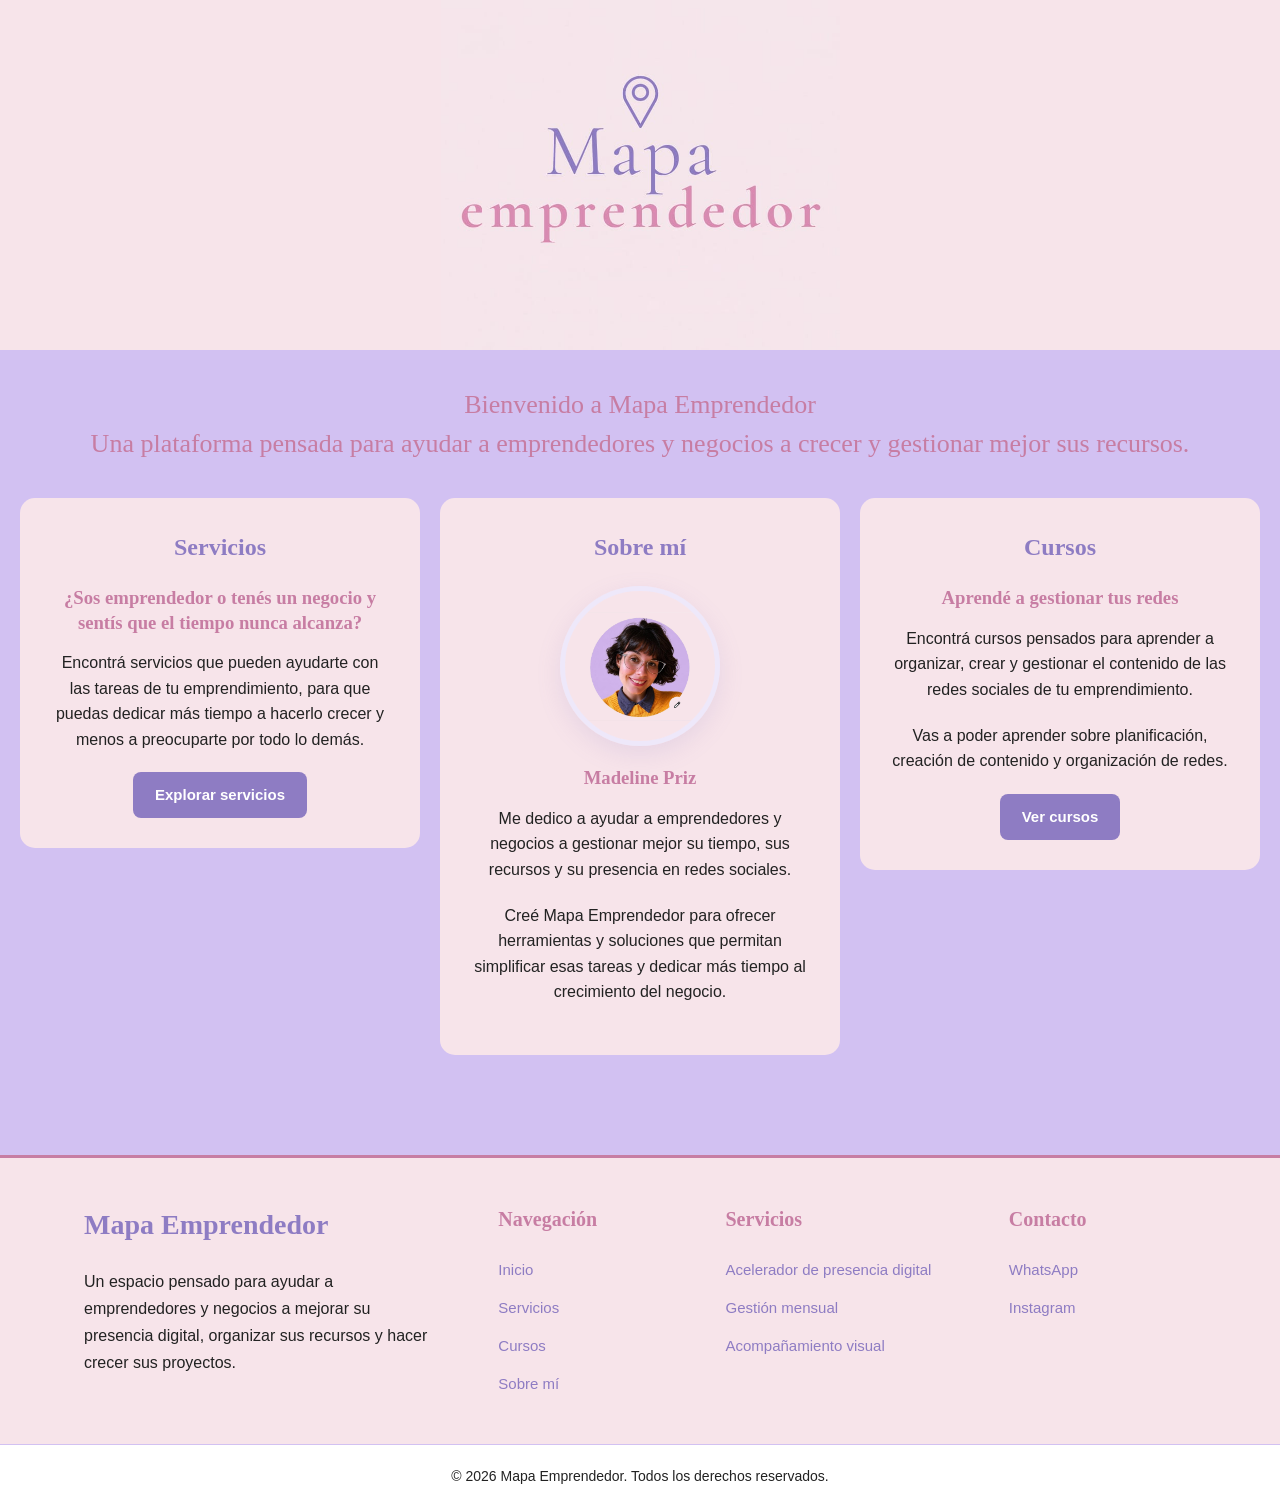
<file: index.html>
<!DOCTYPE html>
<html lang="es">

<head>
    <meta charset="UTF-8">

    <meta
        name="viewport"
        content="width=device-width, initial-scale=1.0"
    >

    <title>Mapa Emprendedor</title>

    <link
        rel="icon"
        type="image/jpeg"
        href="/img/logo.jpeg"
    >

    <link
        rel="stylesheet"
        href="/style.css"
    >
</head>

<body>

    <header class="header">
    </header>


    <div class="container">

        <h2 id="bienvenido">
            Bienvenido a Mapa Emprendedor

            <br>

            Una plataforma pensada para ayudar a emprendedores y negocios
            a crecer y gestionar mejor sus recursos.
        </h2>

    </div>


    <section class="columnas">

        <div class="columna">

            <h2>Servicios</h2>

            <h3>
                ¿Sos emprendedor o tenés un negocio
                y sentís que el tiempo nunca alcanza?
            </h3>

            <p>
                Encontrá servicios que pueden ayudarte con las tareas
                de tu emprendimiento, para que puedas dedicar más tiempo
                a hacerlo crecer y menos a preocuparte por todo lo demás.
            </p>

            <a
                class="explorar-btn"
                href="/servicios.html"
            >
                Explorar servicios
            </a>

        </div>


        <div class="columna" id="sobre-mi">

            <h2>Sobre mí</h2>

            <img
                class="foto-perfil"
                src="/img/linda_sin_fondo.png"
                alt="Madeline Priz"
            >

            <h3>Madeline Priz</h3>

            <p>
                Me dedico a ayudar a emprendedores y negocios
                a gestionar mejor su tiempo, sus recursos
                y su presencia en redes sociales.
            </p>

            <p>
                Creé Mapa Emprendedor para ofrecer herramientas
                y soluciones que permitan simplificar esas tareas
                y dedicar más tiempo al crecimiento del negocio.
            </p>

        </div>


        <div class="columna">

            <h2>Cursos</h2>

            <h3>
                Aprendé a gestionar tus redes
            </h3>

            <p>
                Encontrá cursos pensados para aprender a organizar,
                crear y gestionar el contenido de las redes sociales
                de tu emprendimiento.
            </p>

            <p>
                Vas a poder aprender sobre planificación,
                creación de contenido y organización de redes.
            </p>

            <a
                class="explorar-btn"
                href="/cursos.html"
            >
                Ver cursos
            </a>

        </div>

    </section>


    <footer class="footer">

        <div class="footer-contenido">

            <div class="footer-columna footer-marca">

                <h2>Mapa Emprendedor</h2>

                <p>
                    Un espacio pensado para ayudar a emprendedores
                    y negocios a mejorar su presencia digital,
                    organizar sus recursos y hacer crecer sus proyectos.
                </p>

            </div>


            <div class="footer-columna">

                <h3>Navegación</h3>

                <a href="/index.html">
                    Inicio
                </a>

                <a href="/servicios.html">
                    Servicios
                </a>

                <a href="/cursos.html">
                    Cursos
                </a>

                <a href="/index.html#sobre-mi">
                    Sobre mí
                </a>

            </div>


            <div class="footer-columna">

                <h3>Servicios</h3>

                <a href="/servicios.html#acelerador">
                    Acelerador de presencia digital
                </a>

                <a href="/servicios.html#gestion-mensual">
                    Gestión mensual
                </a>

                <a href="/servicios.html#acompanamiento-visual">
                    Acompañamiento visual
                </a>

            </div>


            <div class="footer-columna">

                <h3>Contacto</h3>


    <a
        href="https://wa.me/59899826150?text=Hola%2C%20soy%20un%20emprendedor%20y%20quiero%20hacer%20una%20consulta%20sobre%20Mapa%20Emprendedor."
        target="_blank"
        rel="noopener noreferrer"
    >
        WhatsApp
    </a>

                <a
                    href="https://www.instagram.com/mapa_emprendedor"
                    target="_blank"
                    rel="noopener noreferrer"
                >
                    Instagram
                </a>

            </div>

        </div>


        <div class="footer-inferior">

            <p>
                &copy;
                <span id="year"></span>
                Mapa Emprendedor.
                Todos los derechos reservados.
            </p>

        </div>

    </footer>


    <script src="/js/script.js"></script>

</body>

</html>
</file>
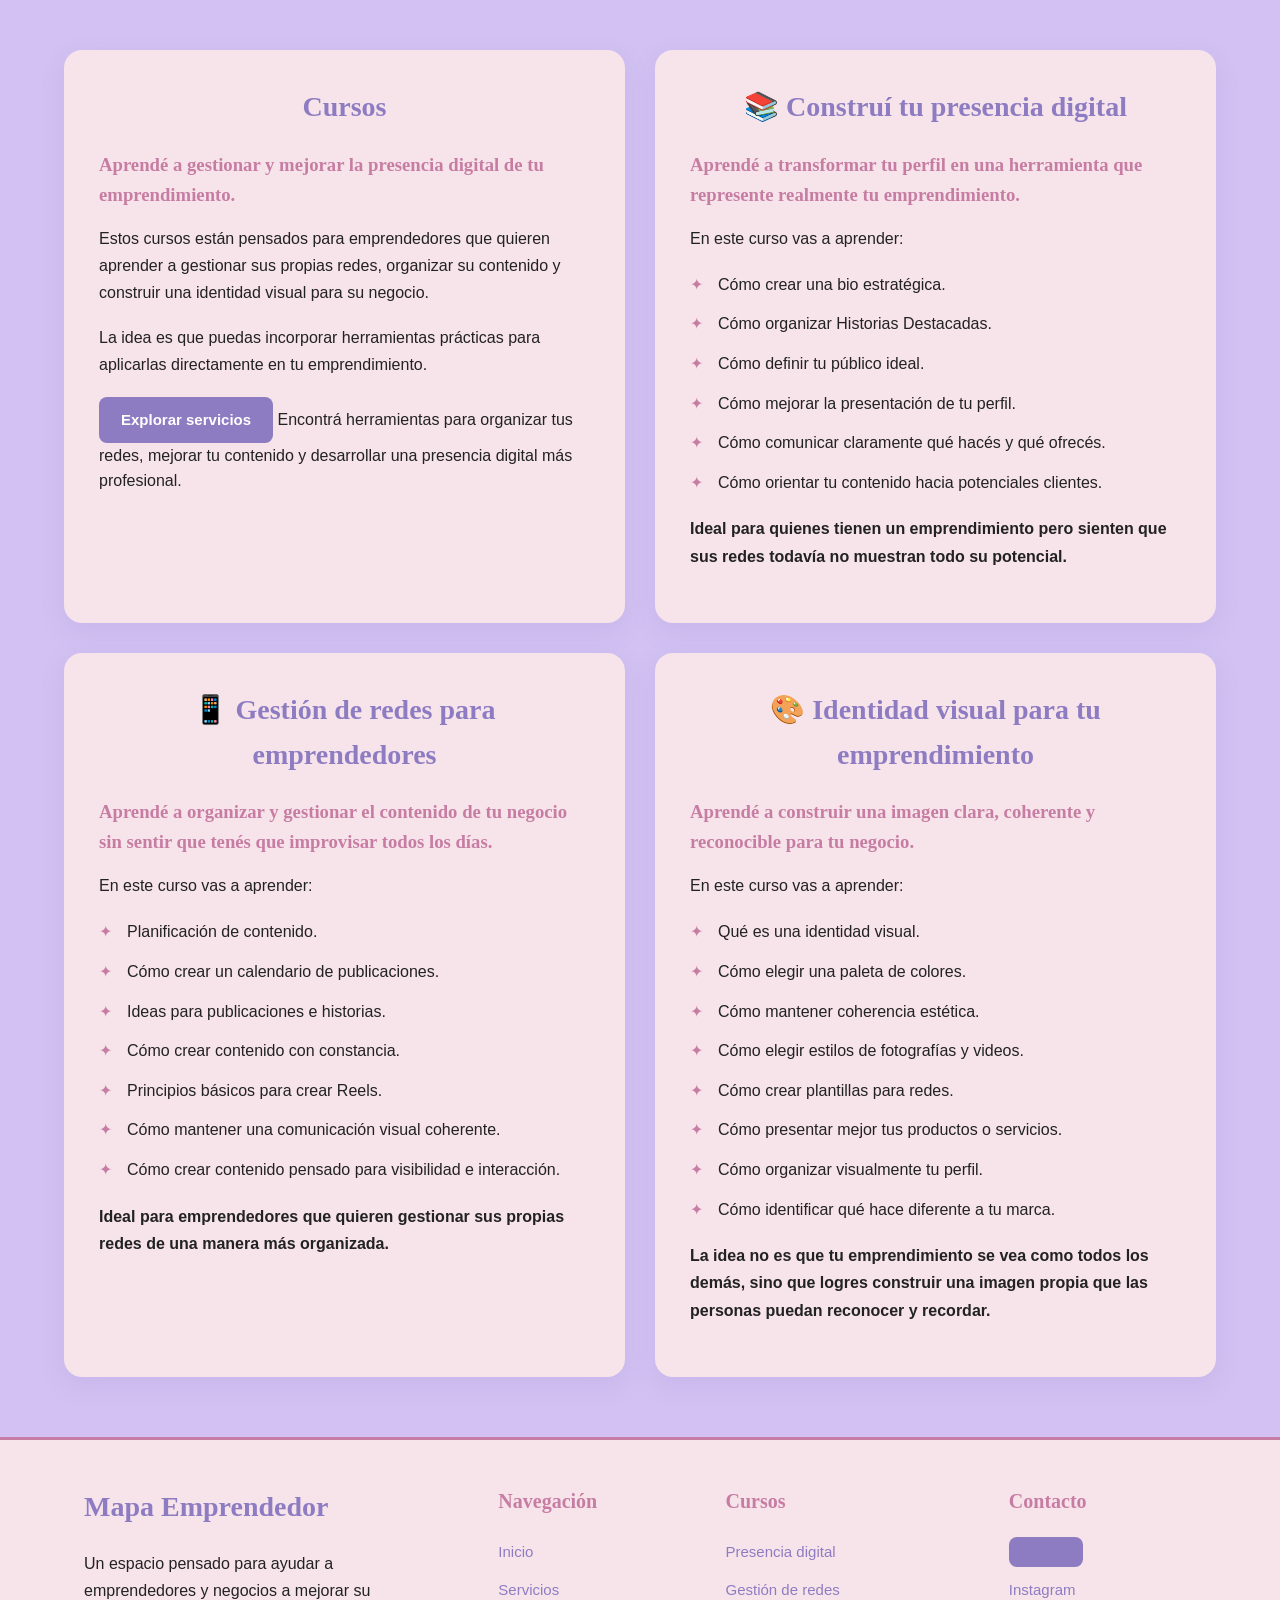
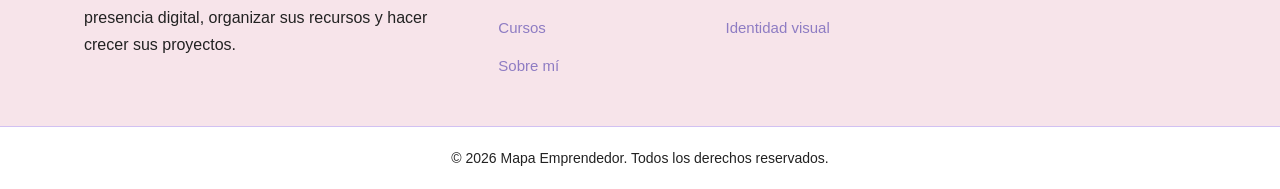
<file: cursos.html>
<!DOCTYPE html>
<html lang="es">

<head>
    <meta charset="UTF-8">
    <meta name="viewport" content="width=device-width, initial-scale=1.0">

    <title>Cursos | Mapa Emprendedor</title>

    <link
        rel="icon"
        type="image/jpeg"
        href="/img/logo.jpeg"
    >

    <link
        rel="stylesheet"
        href="/style.css"
    >

    <link
        rel="stylesheet"
        href="/cursos.css"
    >
</head>

<body>

    <!-- =====================================================
         CURSOS
    ====================================================== -->

    <section class="cursos-layout">


        <!-- =================================================
             PRESENTACIÓN
        ================================================== -->

        <article class="curso-card">

            <h2>
                Cursos
            </h2>

            <h3>
                Aprendé a gestionar y mejorar la presencia
                digital de tu emprendimiento.
            </h3>

            <p>
                Estos cursos están pensados para emprendedores
                que quieren aprender a gestionar sus propias redes,
                organizar su contenido y construir una identidad
                visual para su negocio.
            </p>

            <p>
                La idea es que puedas incorporar herramientas
                prácticas para aplicarlas directamente
                en tu emprendimiento.
            </p>
<a
    class="explorar-btn"
    href="./servicios.html"
>
    Explorar servicios
</a>
                Encontrá herramientas para organizar tus redes,
                mejorar tu contenido y desarrollar una presencia
                digital más profesional.
            </p>

        </article>


        <!-- =================================================
             CURSO 1
        ================================================== -->

        <article
            class="curso-card"
            id="presencia-digital"
        >

            <h2>
                📚 Construí tu presencia digital
            </h2>

            <h3>
                Aprendé a transformar tu perfil en una herramienta
                que represente realmente tu emprendimiento.
            </h3>

            <p>
                En este curso vas a aprender:
            </p>

            <ul class="curso-lista">

                <li>
                    Cómo crear una bio estratégica.
                </li>

                <li>
                    Cómo organizar Historias Destacadas.
                </li>

                <li>
                    Cómo definir tu público ideal.
                </li>

                <li>
                    Cómo mejorar la presentación de tu perfil.
                </li>

                <li>
                    Cómo comunicar claramente qué hacés
                    y qué ofrecés.
                </li>

                <li>
                    Cómo orientar tu contenido
                    hacia potenciales clientes.
                </li>

            </ul>

            <p>
                <strong>
                    Ideal para quienes tienen un emprendimiento
                    pero sienten que sus redes todavía no muestran
                    todo su potencial.
                </strong>
            </p>

        </article>


        <!-- =================================================
             CURSO 2
        ================================================== -->

        <article
            class="curso-card"
            id="gestion-redes"
        >

            <h2>
                📱 Gestión de redes para emprendedores
            </h2>

            <h3>
                Aprendé a organizar y gestionar el contenido
                de tu negocio sin sentir que tenés que improvisar
                todos los días.
            </h3>

            <p>
                En este curso vas a aprender:
            </p>

            <ul class="curso-lista">

                <li>
                    Planificación de contenido.
                </li>

                <li>
                    Cómo crear un calendario de publicaciones.
                </li>

                <li>
                    Ideas para publicaciones e historias.
                </li>

                <li>
                    Cómo crear contenido con constancia.
                </li>

                <li>
                    Principios básicos para crear Reels.
                </li>

                <li>
                    Cómo mantener una comunicación
                    visual coherente.
                </li>

                <li>
                    Cómo crear contenido pensado
                    para visibilidad e interacción.
                </li>

            </ul>

            <p>
                <strong>
                    Ideal para emprendedores que quieren gestionar
                    sus propias redes de una manera más organizada.
                </strong>
            </p>

        </article>


        <!-- =================================================
             CURSO 3
        ================================================== -->

        <article
            class="curso-card"
            id="identidad-visual"
        >

            <h2>
                🎨 Identidad visual para tu emprendimiento
            </h2>

            <h3>
                Aprendé a construir una imagen clara,
                coherente y reconocible para tu negocio.
            </h3>

            <p>
                En este curso vas a aprender:
            </p>

            <ul class="curso-lista">

                <li>
                    Qué es una identidad visual.
                </li>

                <li>
                    Cómo elegir una paleta de colores.
                </li>

                <li>
                    Cómo mantener coherencia estética.
                </li>

                <li>
                    Cómo elegir estilos de fotografías
                    y videos.
                </li>

                <li>
                    Cómo crear plantillas para redes.
                </li>

                <li>
                    Cómo presentar mejor tus productos
                    o servicios.
                </li>

                <li>
                    Cómo organizar visualmente tu perfil.
                </li>

                <li>
                    Cómo identificar qué hace diferente
                    a tu marca.
                </li>

            </ul>

            <p>
                <strong>
                    La idea no es que tu emprendimiento se vea
                    como todos los demás, sino que logres construir
                    una imagen propia que las personas puedan
                    reconocer y recordar.
                </strong>
            </p>

        </article>


    </section>


    <!-- =====================================================
         FOOTER
    ====================================================== -->

    <footer class="footer">

        <div class="footer-contenido">


            <!-- MAPA EMPRENDEDOR -->

            <div class="footer-columna footer-marca">

                <h2>
                    Mapa Emprendedor
                </h2>

                <p>
                    Un espacio pensado para ayudar a emprendedores
                    y negocios a mejorar su presencia digital,
                    organizar sus recursos y hacer crecer sus proyectos.
                </p>

            </div>


            <!-- NAVEGACIÓN -->

            <div class="footer-columna">

                <h3>
                    Navegación
                </h3>

                <a href="./index.html">
                    Inicio
                </a>

                <a href="./Servicios.html">
                    Servicios
                </a>

                <a href="./cursos.html">
                    Cursos
                </a>

                <a href="./index.html#sobre-mi">
                    Sobre mí
                </a>

            </div>


            <!-- CURSOS -->

            <div class="footer-columna">

                <h3>
                    Cursos
                </h3>

                <a href="#presencia-digital">
                    Presencia digital
                </a>

                <a href="#gestion-redes">
                    Gestión de redes
                </a>

                <a href="#identidad-visual">
                    Identidad visual
                </a>

            </div>


            <!-- CONTACTO -->

            <div class="footer-columna">

                <h3>
                    Contacto
                </h3>

                <a
                    href="https://wa.me/59899826150"
                    target="_blank"
                    rel="noopener noreferrer"
                    class="whatsapp-btn"
                >
                    WhatsApp
                </a>

                <a
                    href="https://www.instagram.com/mapa_emprendedor"
                    target="_blank"
                    rel="noopener noreferrer"
                >
                    Instagram
                </a>

            </div>

        </div>


        <!-- PARTE INFERIOR -->

        <div class="footer-inferior">

            <p>
                &copy;
                <span id="year"></span>
                Mapa Emprendedor.
                Todos los derechos reservados.
            </p>

        </div>

    </footer>


    <!-- =====================================================
         JAVASCRIPT
    ====================================================== -->

    <script src="/js/script.js"></script>

</body>

</html>
</file>
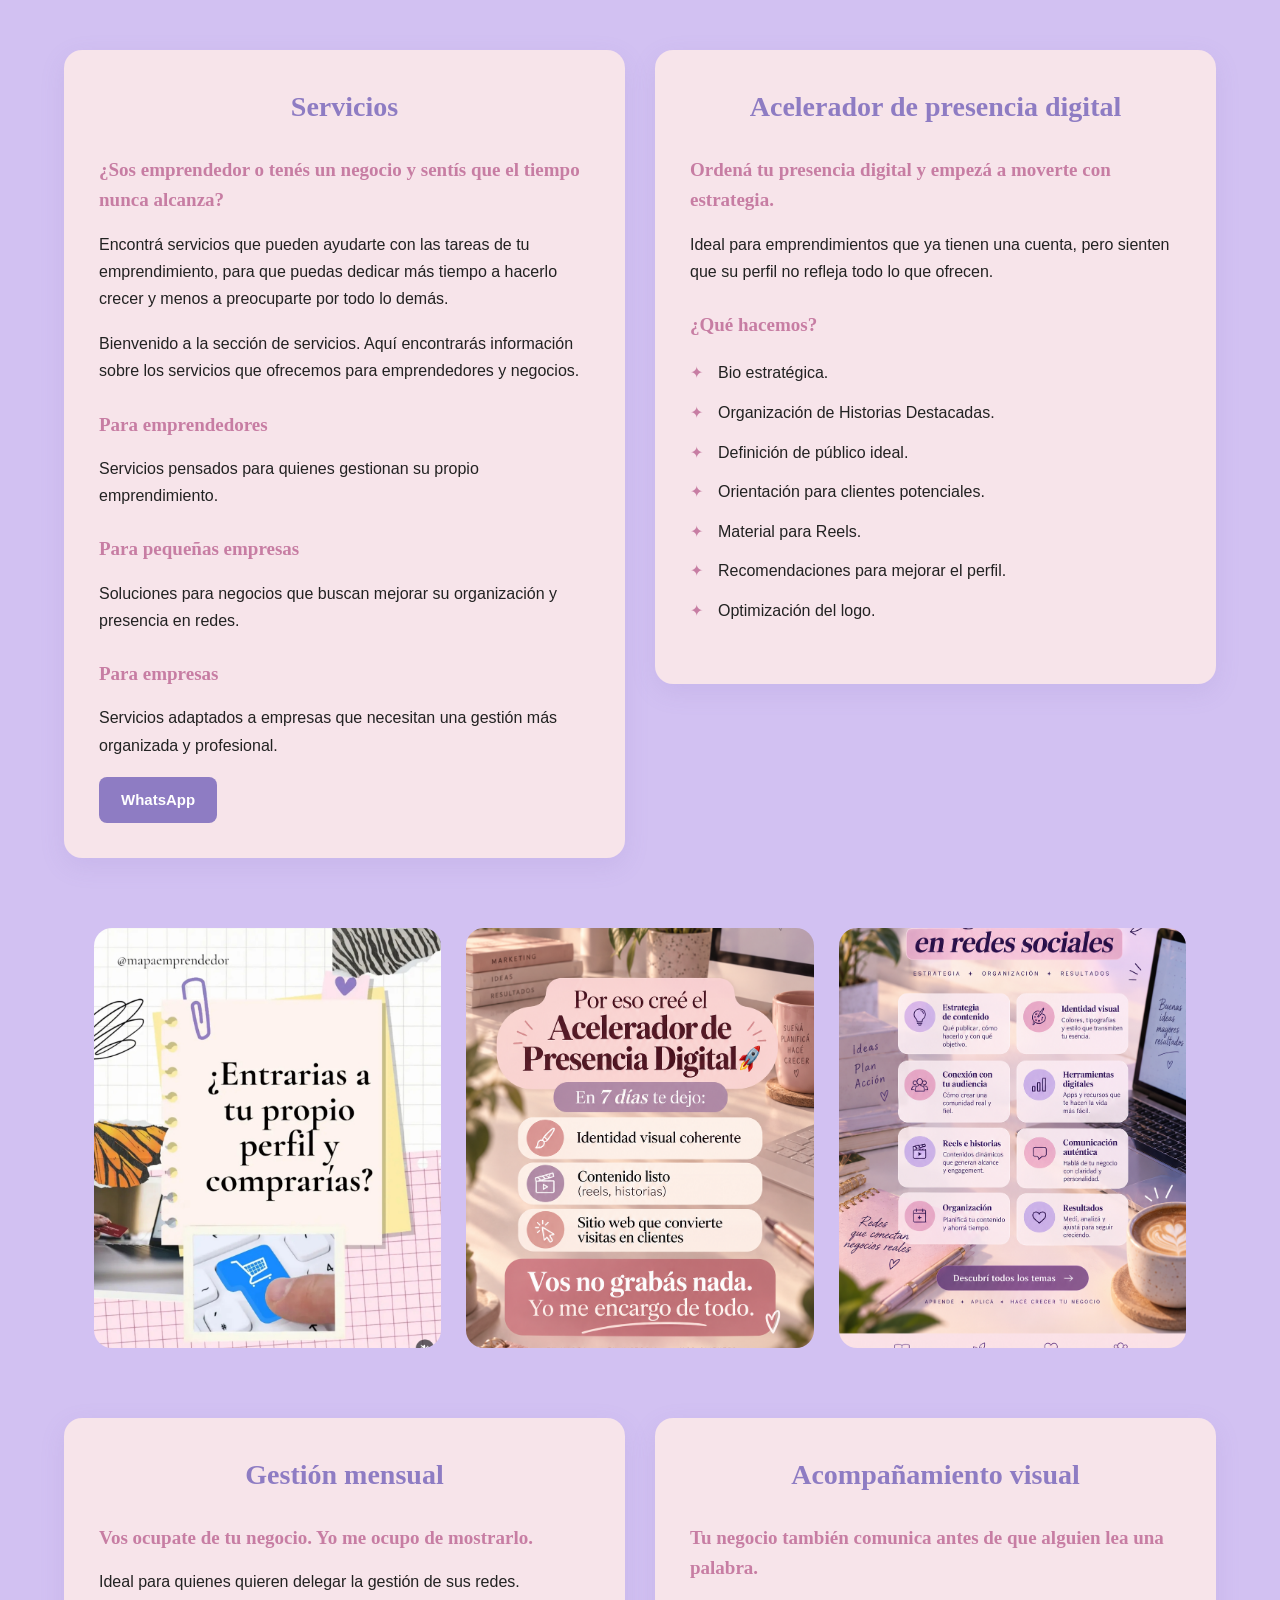
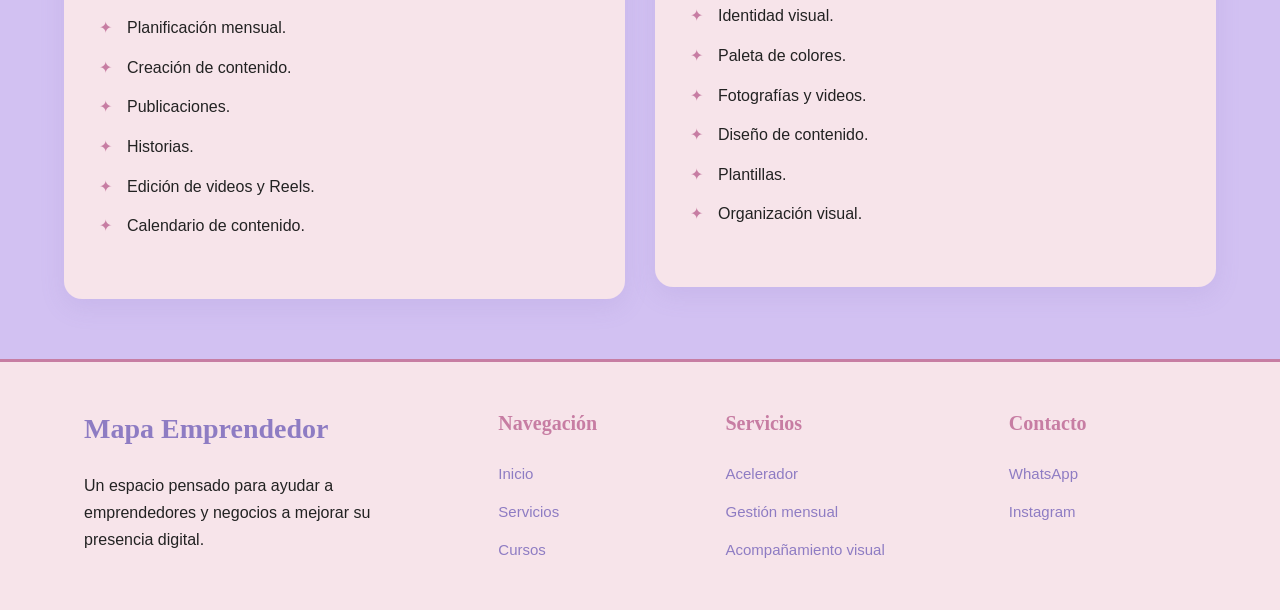
<file: servicios.html>
<!DOCTYPE html>
<html lang="es">

<head>
    <meta charset="UTF-8">
    <meta name="viewport" content="width=device-width, initial-scale=1.0">

    <title>Servicios | Mapa Emprendedor</title>

    <link
        rel="icon"
        type="image/jpeg"
        href="/img/logo.jpeg"
    >

    <link
        rel="stylesheet"
        href="/style.css"
    >

    <link
        rel="stylesheet"
        href="/servicios.css"
    >
</head>


<body>

    <section class="servicios-layout">


        <article class="servicio-card">

            <h2>Servicios</h2>

            <h3>
                ¿Sos emprendedor o tenés un negocio
                y sentís que el tiempo nunca alcanza?
            </h3>

            <p>
                Encontrá servicios que pueden ayudarte con las tareas
                de tu emprendimiento, para que puedas dedicar más tiempo
                a hacerlo crecer y menos a preocuparte por todo lo demás.
            </p>

            <p>
                Bienvenido a la sección de servicios.
                Aquí encontrarás información sobre los servicios
                que ofrecemos para emprendedores y negocios.
            </p>

            <h3>Para emprendedores</h3>

            <p>
                Servicios pensados para quienes gestionan
                su propio emprendimiento.
            </p>

            <h3>Para pequeñas empresas</h3>

            <p>
                Soluciones para negocios que buscan mejorar
                su organización y presencia en redes.
            </p>

            <h3>Para empresas</h3>

            <p>
                Servicios adaptados a empresas que necesitan
                una gestión más organizada y profesional.
            </p>

            <a
                class="explorar-btn"
                href="https://wa.me/59899826150"
                target="_blank"
                rel="noopener noreferrer"
            >
                WhatsApp
            </a>

        </article>


        <article
            class="servicio-card"
            id="acelerador"
        >

            <h2>
                Acelerador de presencia digital
            </h2>

            <h3>
                Ordená tu presencia digital
                y empezá a moverte con estrategia.
            </h3>

            <p>
                Ideal para emprendimientos que ya tienen una cuenta,
                pero sienten que su perfil no refleja todo lo que ofrecen.
            </p>

            <h3>¿Qué hacemos?</h3>

            <ul class="servicio-lista">

                <li>
                    Bio estratégica.
                </li>

                <li>
                    Organización de Historias Destacadas.
                </li>

                <li>
                    Definición de público ideal.
                </li>

                <li>
                    Orientación para clientes potenciales.
                </li>

                <li>
                    Material para Reels.
                </li>

                <li>
                    Recomendaciones para mejorar el perfil.
                </li>

                <li>
                    Optimización del logo.
                </li>

            </ul>

        </article>


        <div class="imagenes-servicios">

        <img
    src="/img/entrarias.png"
    alt="Presentación de Mapa Emprendedor"
>

<img
    src="/img/acelerador.png"
    alt="Acelerador de presencia digital"
>

<img
    src="/img/redessociales.png"
    alt="Gestión de redes sociales"
>
        </div>


        <article
            class="servicio-card"
            id="gestion-mensual"
        >

            <h2>Gestión mensual</h2>

            <h3>
                Vos ocupate de tu negocio.
                Yo me ocupo de mostrarlo.
            </h3>

            <p>
                Ideal para quienes quieren delegar
                la gestión de sus redes.
            </p>

            <ul class="servicio-lista">

                <li>
                    Planificación mensual.
                </li>

                <li>
                    Creación de contenido.
                </li>

                <li>
                    Publicaciones.
                </li>

                <li>
                    Historias.
                </li>

                <li>
                    Edición de videos y Reels.
                </li>

                <li>
                    Calendario de contenido.
                </li>

            </ul>

        </article>


        <article
            class="servicio-card"
            id="acompanamiento-visual"
        >

            <h2>
                Acompañamiento visual
            </h2>

            <h3>
                Tu negocio también comunica
                antes de que alguien lea una palabra.
            </h3>

            <ul class="servicio-lista">

                <li>
                    Identidad visual.
                </li>

                <li>
                    Paleta de colores.
                </li>

                <li>
                    Fotografías y videos.
                </li>

                <li>
                    Diseño de contenido.
                </li>

                <li>
                    Plantillas.
                </li>

                <li>
                    Organización visual.
                </li>

            </ul>

        </article>

    </section>


    <footer class="footer">

        <div class="footer-contenido">

            <div class="footer-columna footer-marca">

                <h2>Mapa Emprendedor</h2>

                <p>
                    Un espacio pensado para ayudar a emprendedores
                    y negocios a mejorar su presencia digital.
                </p>

            </div>


            <div class="footer-columna">

                <h3>Navegación</h3>

                <a href="./index.html">
                    Inicio
                </a>

                <a href="./Servicios.html">
                    Servicios
                </a>

                <a href="./cursos.html">
                    Cursos
                </a>

            </div>


            <div class="footer-columna">

                <h3>Servicios</h3>

                <a href="#acelerador">
                    Acelerador
                </a>

                <a href="#gestion-mensual">
                    Gestión mensual
                </a>

                <a href="#acompanamiento-visual">
                    Acompañamiento visual
                </a>

            </div>


            <div class="footer-columna">

                <h3>Contacto</h3>

                <a
                    href="https://wa.me/59899826150"
                    target="_blank"
                    rel="noopener noreferrer"
                >
                    WhatsApp
                </a>

                <a
                    href="https://www.instagram.com/mapa_emprendedor"
                    target="_blank"
                    rel="noopener noreferrer"
                >
                    Instagram
                </a>

            </div>

        </div>

    </footer>


  <script src="/js/script.js"></script>

</body>

</html>
</file>
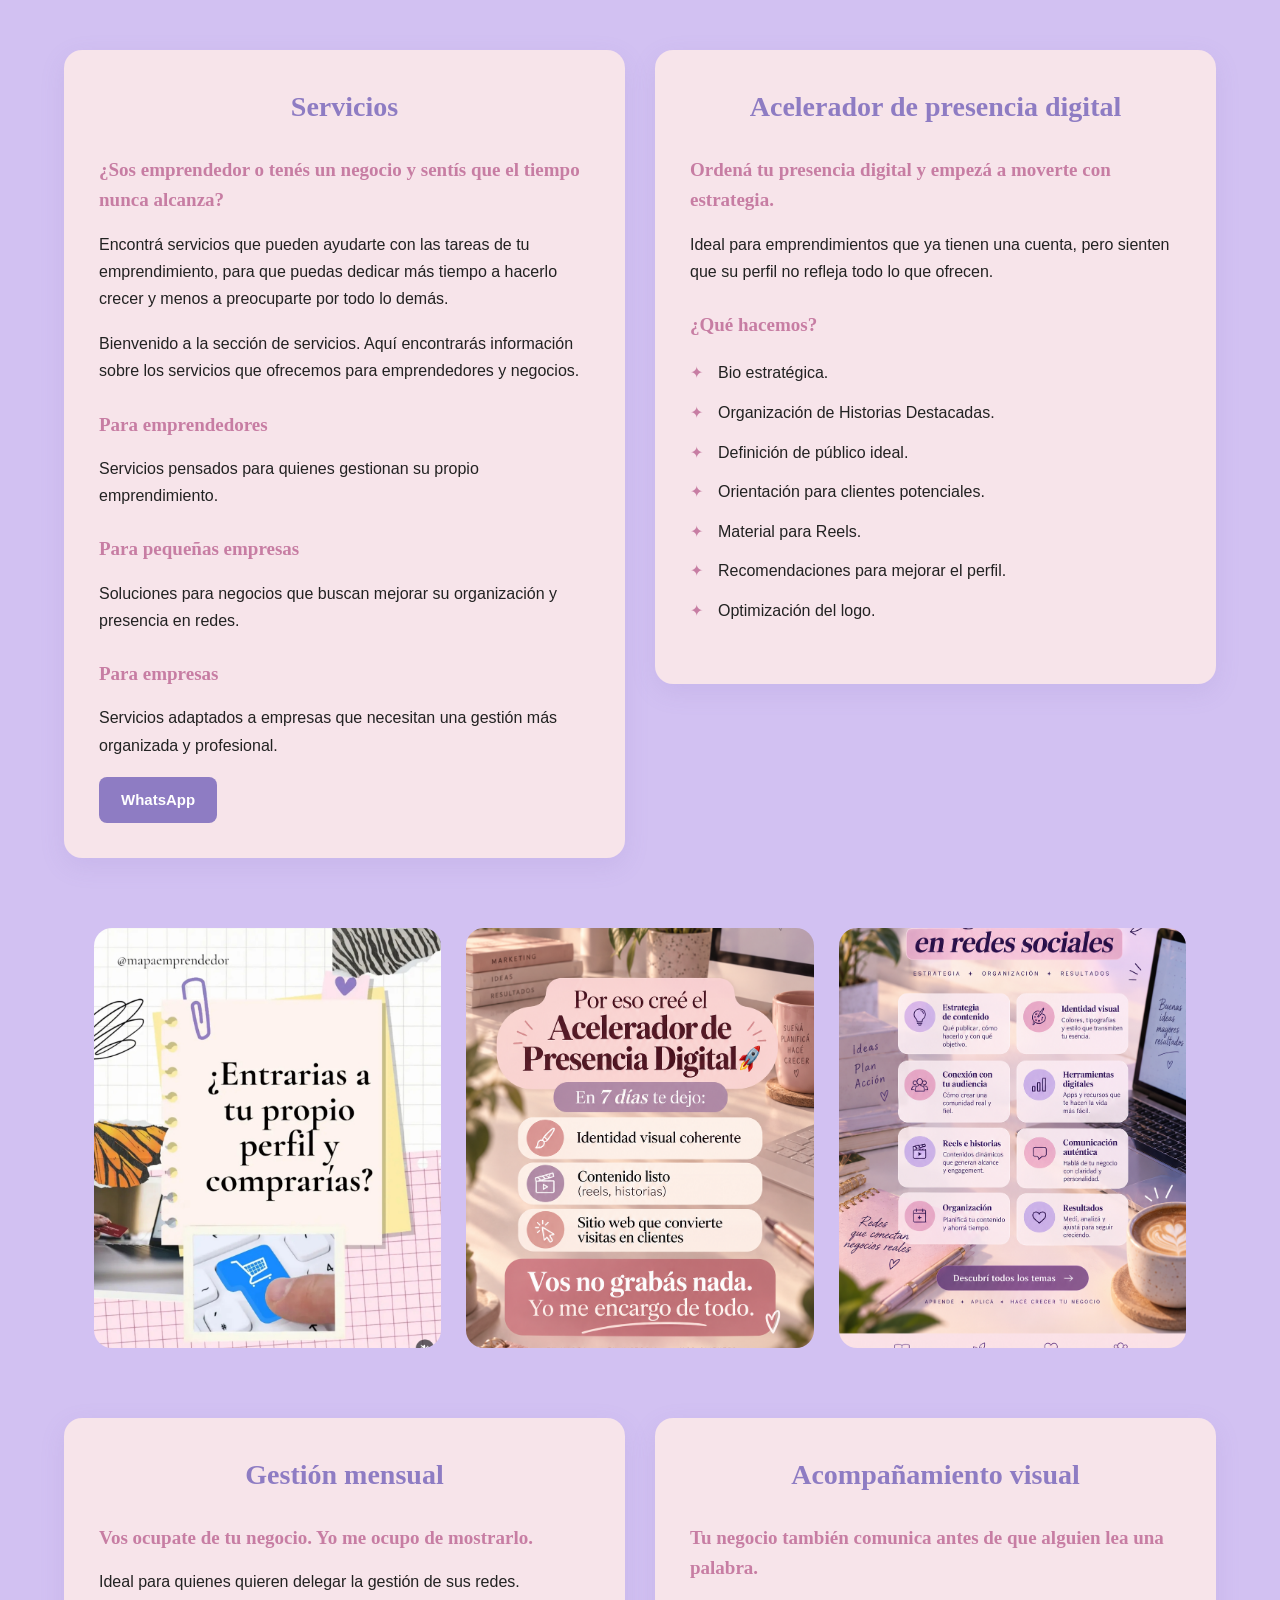
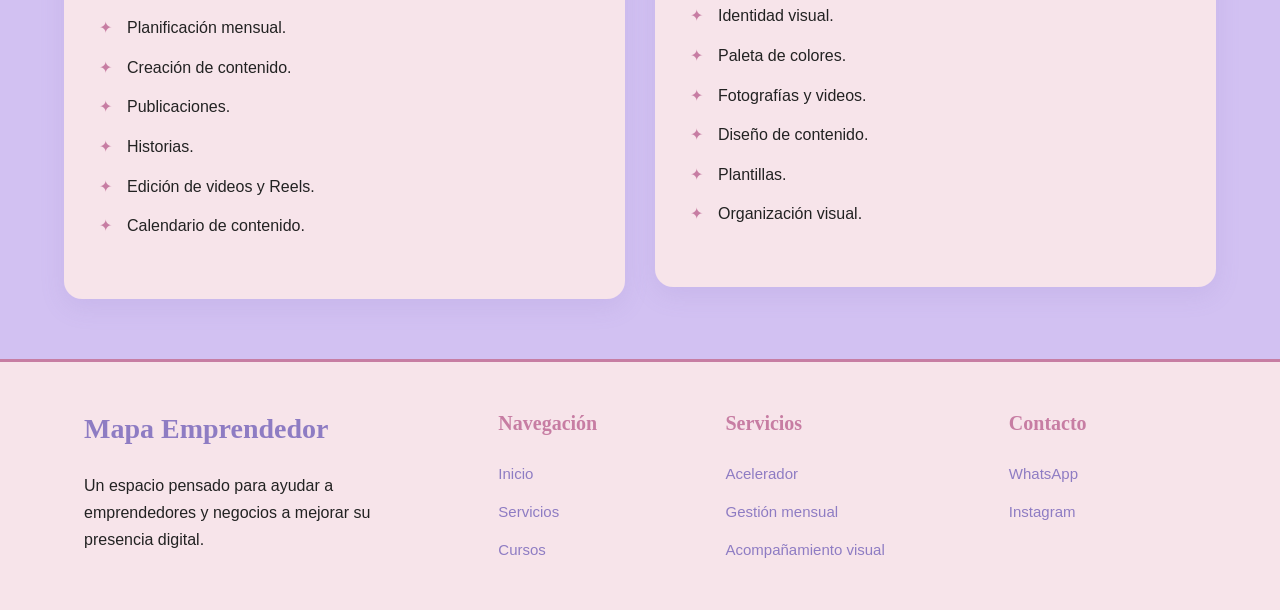
<file: Servicios.html>
<!DOCTYPE html>
<html lang="es">

<head>
    <meta charset="UTF-8">
    <meta name="viewport" content="width=device-width, initial-scale=1.0">

    <title>Servicios | Mapa Emprendedor</title>

    <link
        rel="icon"
        type="image/jpeg"
        href="./img/logo.jpeg"
    >

    <link
        rel="stylesheet"
        href="./style.css"
    >

    <link
        rel="stylesheet"
        href="./servicios.css"
    >
</head>


<body>

    <section class="servicios-layout">


        <article class="servicio-card">

            <h2>Servicios</h2>

            <h3>
                ¿Sos emprendedor o tenés un negocio
                y sentís que el tiempo nunca alcanza?
            </h3>

            <p>
                Encontrá servicios que pueden ayudarte con las tareas
                de tu emprendimiento, para que puedas dedicar más tiempo
                a hacerlo crecer y menos a preocuparte por todo lo demás.
            </p>

            <p>
                Bienvenido a la sección de servicios.
                Aquí encontrarás información sobre los servicios
                que ofrecemos para emprendedores y negocios.
            </p>

            <h3>Para emprendedores</h3>

            <p>
                Servicios pensados para quienes gestionan
                su propio emprendimiento.
            </p>

            <h3>Para pequeñas empresas</h3>

            <p>
                Soluciones para negocios que buscan mejorar
                su organización y presencia en redes.
            </p>

            <h3>Para empresas</h3>

            <p>
                Servicios adaptados a empresas que necesitan
                una gestión más organizada y profesional.
            </p>

            <a
                class="explorar-btn"
                href="https://wa.me/59899826150"
                target="_blank"
                rel="noopener noreferrer"
            >
                WhatsApp
            </a>

        </article>


        <article
            class="servicio-card"
            id="acelerador"
        >

            <h2>
                Acelerador de presencia digital
            </h2>

            <h3>
                Ordená tu presencia digital
                y empezá a moverte con estrategia.
            </h3>

            <p>
                Ideal para emprendimientos que ya tienen una cuenta,
                pero sienten que su perfil no refleja todo lo que ofrecen.
            </p>

            <h3>¿Qué hacemos?</h3>

            <ul class="servicio-lista">

                <li>
                    Bio estratégica.
                </li>

                <li>
                    Organización de Historias Destacadas.
                </li>

                <li>
                    Definición de público ideal.
                </li>

                <li>
                    Orientación para clientes potenciales.
                </li>

                <li>
                    Material para Reels.
                </li>

                <li>
                    Recomendaciones para mejorar el perfil.
                </li>

                <li>
                    Optimización del logo.
                </li>

            </ul>

        </article>


        <div class="imagenes-servicios">

            <img
                src="./img/entrarias.png"
                alt="Presentación de Mapa Emprendedor"
            >

            <img
                src="./img/acelerador.png"
                alt="Acelerador de presencia digital"
            >

            <img
                src="./img/redessociales.png"
                alt="Gestión de redes sociales"
            >

        </div>


        <article
            class="servicio-card"
            id="gestion-mensual"
        >

            <h2>Gestión mensual</h2>

            <h3>
                Vos ocupate de tu negocio.
                Yo me ocupo de mostrarlo.
            </h3>

            <p>
                Ideal para quienes quieren delegar
                la gestión de sus redes.
            </p>

            <ul class="servicio-lista">

                <li>
                    Planificación mensual.
                </li>

                <li>
                    Creación de contenido.
                </li>

                <li>
                    Publicaciones.
                </li>

                <li>
                    Historias.
                </li>

                <li>
                    Edición de videos y Reels.
                </li>

                <li>
                    Calendario de contenido.
                </li>

            </ul>

        </article>


        <article
            class="servicio-card"
            id="acompanamiento-visual"
        >

            <h2>
                Acompañamiento visual
            </h2>

            <h3>
                Tu negocio también comunica
                antes de que alguien lea una palabra.
            </h3>

            <ul class="servicio-lista">

                <li>
                    Identidad visual.
                </li>

                <li>
                    Paleta de colores.
                </li>

                <li>
                    Fotografías y videos.
                </li>

                <li>
                    Diseño de contenido.
                </li>

                <li>
                    Plantillas.
                </li>

                <li>
                    Organización visual.
                </li>

            </ul>

        </article>

    </section>


    <footer class="footer">

        <div class="footer-contenido">

            <div class="footer-columna footer-marca">

                <h2>Mapa Emprendedor</h2>

                <p>
                    Un espacio pensado para ayudar a emprendedores
                    y negocios a mejorar su presencia digital.
                </p>

            </div>


            <div class="footer-columna">

                <h3>Navegación</h3>

                <a href="./index.html">
                    Inicio
                </a>

                <a href="./Servicios.html">
                    Servicios
                </a>

                <a href="./cursos.html">
                    Cursos
                </a>

            </div>


            <div class="footer-columna">

                <h3>Servicios</h3>

                <a href="#acelerador">
                    Acelerador
                </a>

                <a href="#gestion-mensual">
                    Gestión mensual
                </a>

                <a href="#acompanamiento-visual">
                    Acompañamiento visual
                </a>

            </div>


            <div class="footer-columna">

                <h3>Contacto</h3>

                <a
                    href="https://wa.me/59899826150"
                    target="_blank"
                    rel="noopener noreferrer"
                >
                    WhatsApp
                </a>

                <a
                    href="https://www.instagram.com/mapa_emprendedor"
                    target="_blank"
                    rel="noopener noreferrer"
                >
                    Instagram
                </a>

            </div>

        </div>

    </footer>


    <script src="./js/script.js"></script>

</body>

</html>
</file>
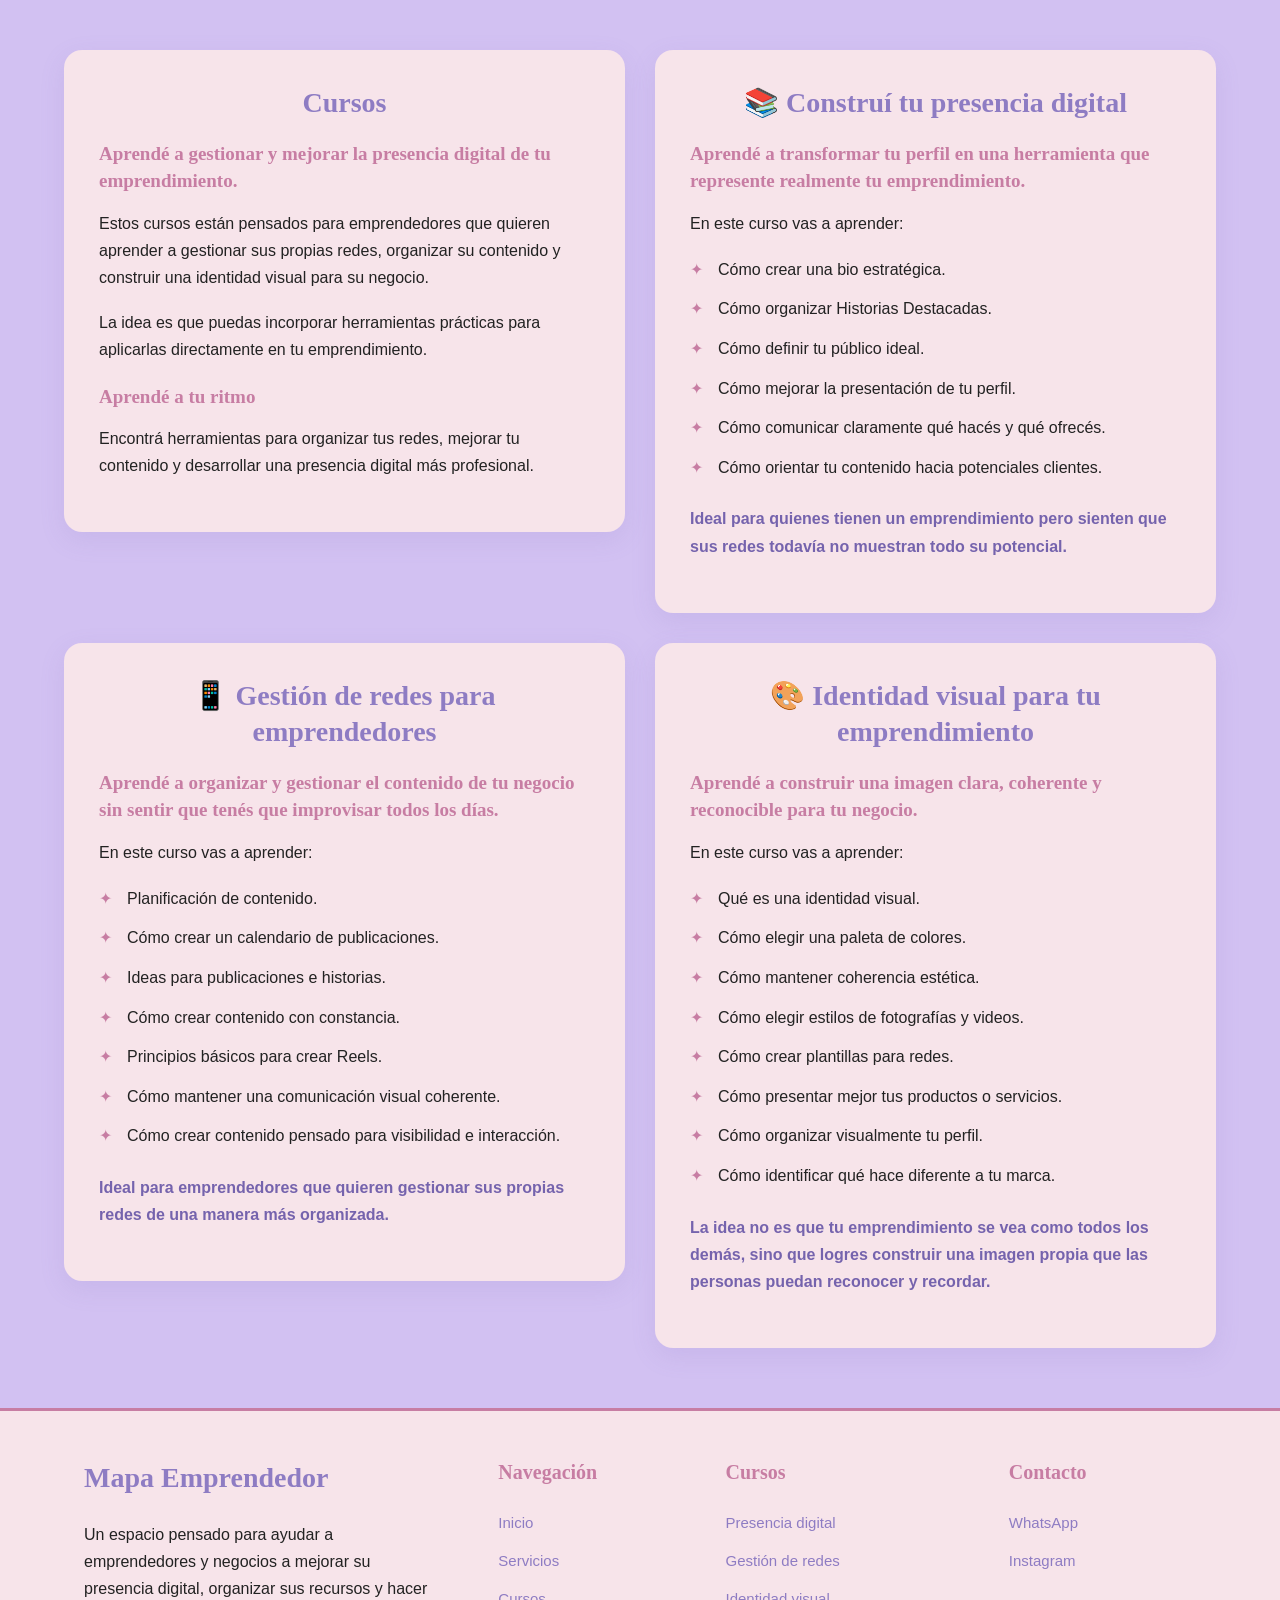
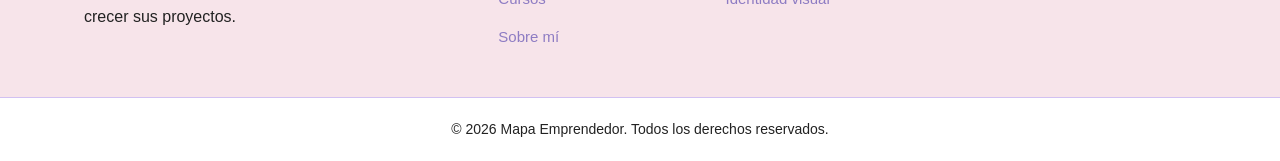
<file: index/cursos.html>
<!DOCTYPE html>
<html lang="es">

<head>

    <meta charset="UTF-8">

    <meta
        name="viewport"
        content="width=device-width, initial-scale=1.0"
    >

    <title>Cursos | Mapa Emprendedor</title>

    <link
        rel="icon"
        type="image/jpeg"
        href="../img/logo.jpeg"
    >

    <link
        rel="stylesheet"
        href="../css/style.css"
    >

    <link
        rel="stylesheet"
        href="../css/cursos.css"
    >

</head>


<body>


    <!-- =====================================================
         CURSOS
    ====================================================== -->

    <section class="cursos-layout">


        <!-- =================================================
             PRESENTACIÓN
        ================================================== -->

        <article class="curso-card">

            <h2>
                Cursos
            </h2>

            <h3>
                Aprendé a gestionar y mejorar la presencia
                digital de tu emprendimiento.
            </h3>

            <p>
                Estos cursos están pensados para emprendedores
                que quieren aprender a gestionar sus propias redes,
                organizar su contenido y construir una identidad
                visual para su negocio.
            </p>

            <p>
                La idea es que puedas incorporar herramientas
                prácticas para aplicarlas directamente
                en tu emprendimiento.
            </p>

            <h3>
                Aprendé a tu ritmo
            </h3>

            <p>
                Encontrá herramientas para organizar tus redes,
                mejorar tu contenido y desarrollar una presencia
                digital más profesional.
            </p>

        </article>



        <!-- =================================================
             CURSO 1
        ================================================== -->

        <article
            class="curso-card"
            id="presencia-digital"
        >

            <h2>
                📚 Construí tu presencia digital
            </h2>

            <h3>
                Aprendé a transformar tu perfil en una herramienta
                que represente realmente tu emprendimiento.
            </h3>

            <p>
                En este curso vas a aprender:
            </p>


            <ul class="curso-lista">

                <li>
                    Cómo crear una bio estratégica.
                </li>

                <li>
                    Cómo organizar Historias Destacadas.
                </li>

                <li>
                    Cómo definir tu público ideal.
                </li>

                <li>
                    Cómo mejorar la presentación de tu perfil.
                </li>

                <li>
                    Cómo comunicar claramente qué hacés
                    y qué ofrecés.
                </li>

                <li>
                    Cómo orientar tu contenido
                    hacia potenciales clientes.
                </li>

            </ul>


            <p>
                <strong>
                    Ideal para quienes tienen un emprendimiento
                    pero sienten que sus redes todavía no muestran
                    todo su potencial.
                </strong>
            </p>

        </article>

    
        <!-- =================================================
             CURSO 2
        ================================================== -->

        <article
            class="curso-card"
            id="gestion-redes"
        >

            <h2>
                📱 Gestión de redes para emprendedores
            </h2>

            <h3>
                Aprendé a organizar y gestionar el contenido
                de tu negocio sin sentir que tenés que improvisar
                todos los días.
            </h3>

            <p>
                En este curso vas a aprender:
            </p>


            <ul class="curso-lista">

                <li>
                    Planificación de contenido.
                </li>

                <li>
                    Cómo crear un calendario de publicaciones.
                </li>

                <li>
                    Ideas para publicaciones e historias.
                </li>

                <li>
                    Cómo crear contenido con constancia.
                </li>

                <li>
                    Principios básicos para crear Reels.
                </li>

                <li>
                    Cómo mantener una comunicación
                    visual coherente.
                </li>

                <li>
                    Cómo crear contenido pensado
                    para visibilidad e interacción.
                </li>

            </ul>


            <p>
                <strong>
                    Ideal para emprendedores que quieren gestionar
                    sus propias redes de una manera más organizada.
                </strong>
            </p>

        </article>



        <!-- =================================================
             CURSO 3
        ================================================== -->

        <article
            class="curso-card"
            id="identidad-visual"
        >

            <h2>
                🎨 Identidad visual para tu emprendimiento
            </h2>

            <h3>
                Aprendé a construir una imagen clara,
                coherente y reconocible para tu negocio.
            </h3>

            <p>
                En este curso vas a aprender:
            </p>


            <ul class="curso-lista">

                <li>
                    Qué es una identidad visual.
                </li>

                <li>
                    Cómo elegir una paleta de colores.
                </li>

                <li>
                    Cómo mantener coherencia estética.
                </li>

                <li>
                    Cómo elegir estilos de fotografías
                    y videos.
                </li>

                <li>
                    Cómo crear plantillas para redes.
                </li>

                <li>
                    Cómo presentar mejor tus productos
                    o servicios.
                </li>

                <li>
                    Cómo organizar visualmente tu perfil.
                </li>

                <li>
                    Cómo identificar qué hace diferente
                    a tu marca.
                </li>

            </ul>


            <p>
                <strong>
                    La idea no es que tu emprendimiento se vea
                    como todos los demás, sino que logres construir
                    una imagen propia que las personas puedan
                    reconocer y recordar.
                </strong>
            </p>

        </article>


    </section>



    <!-- =====================================================
         FOOTER
    ====================================================== -->

    <footer class="footer">

        <div class="footer-contenido">


            <div class="footer-columna footer-marca">

                <h2>
                    Mapa Emprendedor
                </h2>

                <p>
                    Un espacio pensado para ayudar a emprendedores
                    y negocios a mejorar su presencia digital,
                    organizar sus recursos y hacer crecer sus proyectos.
                </p>

            </div>



            <div class="footer-columna">

                <h3>
                    Navegación
                </h3>

                <a href="index.html">
                    Inicio
                </a>

                <a href="Servicios.html">
                    Servicios
                </a>

                <a href="cursos.html">
                    Cursos
                </a>

                <a href="index.html">
                    Sobre mí
                </a>

            </div>



            <div class="footer-columna">

                <h3>
                    Cursos
                </h3>

                <a href="#presencia-digital">
                    Presencia digital
                </a>

                <a href="#gestion-redes">
                    Gestión de redes
                </a>

                <a href="#identidad-visual">
                    Identidad visual
                </a>

            </div>



            <div class="footer-columna">

                <h3>
                    Contacto
                </h3>

                <a
                    href="https://wa.me/59899826150"
                    target="_blank"
                    rel="noopener noreferrer"
                    class="whatsapp-btn"
                >
                    WhatsApp
                </a>

                <a
                    href="https://www.instagram.com/mapa_emprendedor"
                    target="_blank"
                    rel="noopener noreferrer"
                >
                    Instagram
                </a>

            </div>

        </div>


        <div class="footer-inferior">

            <p>
                &copy;
                <span id="year"></span>
                Mapa Emprendedor.
                Todos los derechos reservados.
            </p>

        </div>

    </footer>


    <script src="../js/script.js"></script>


</body>

</html>
</file>
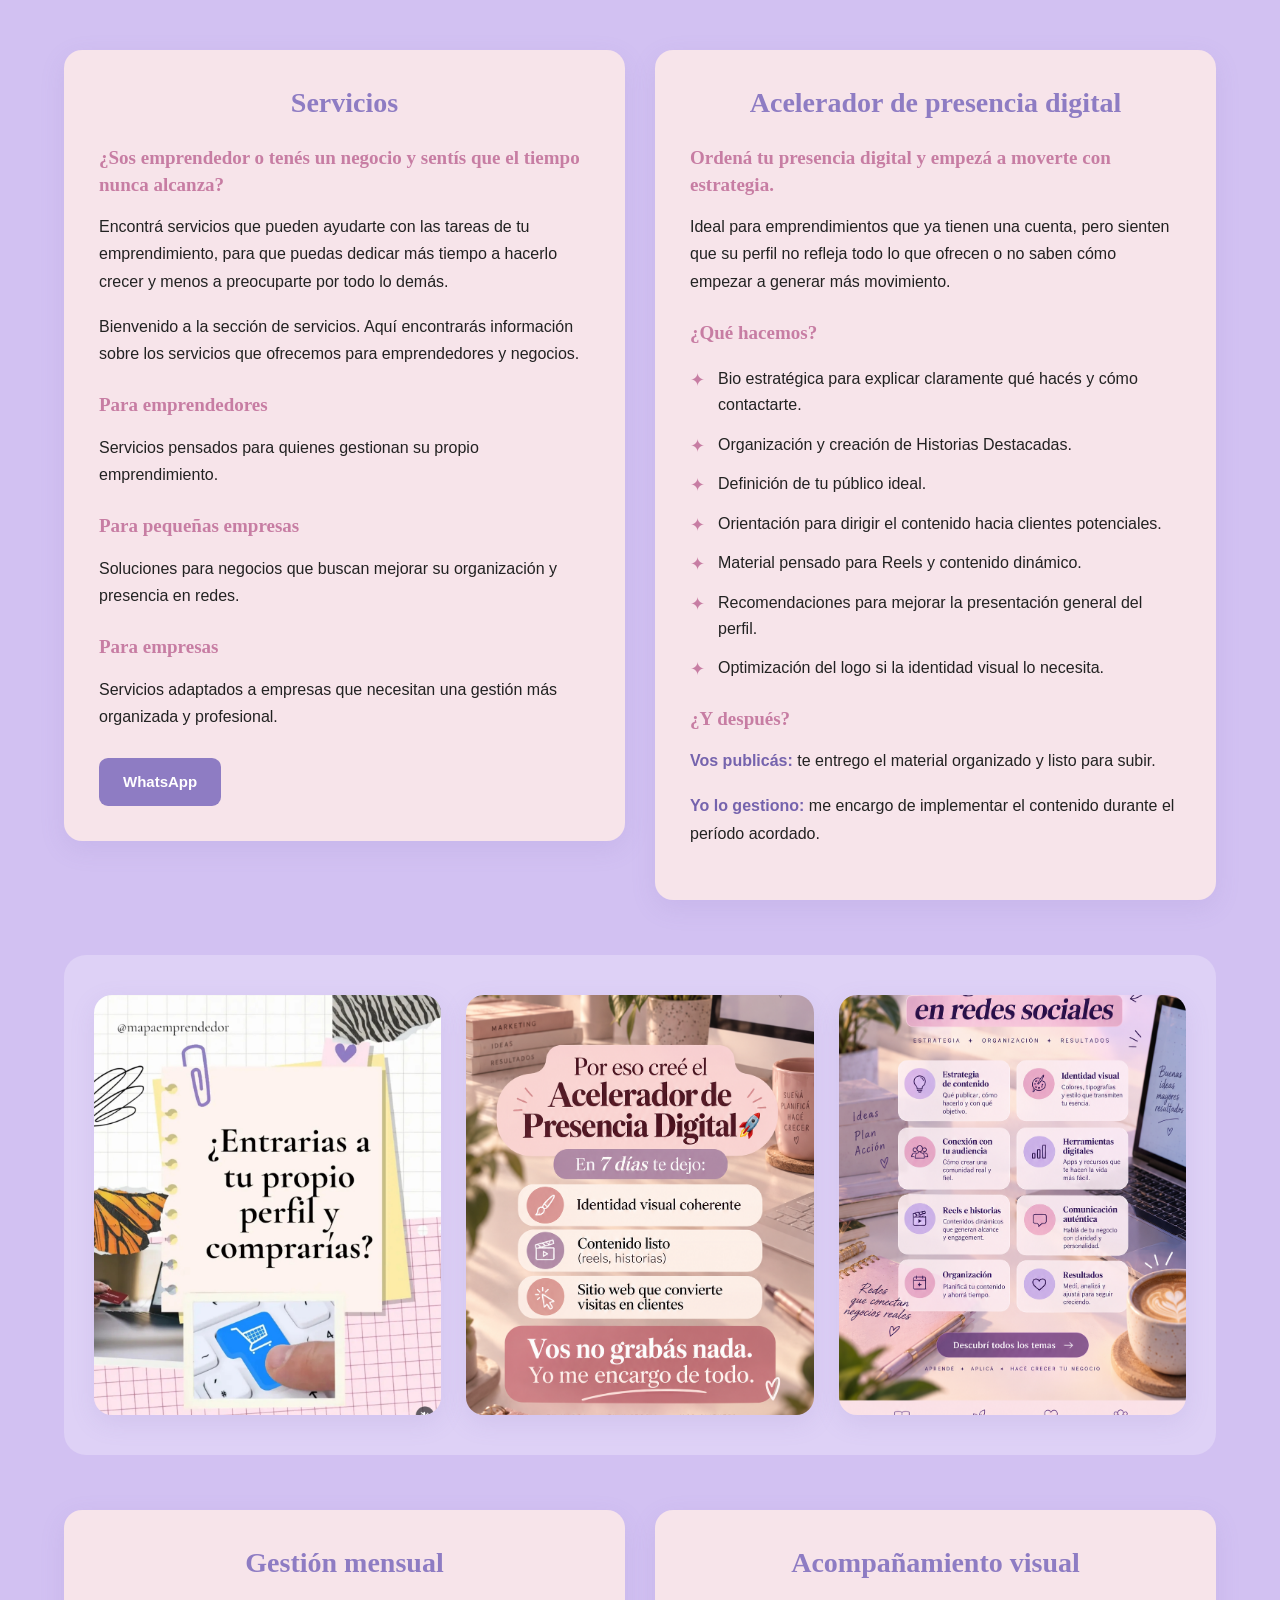
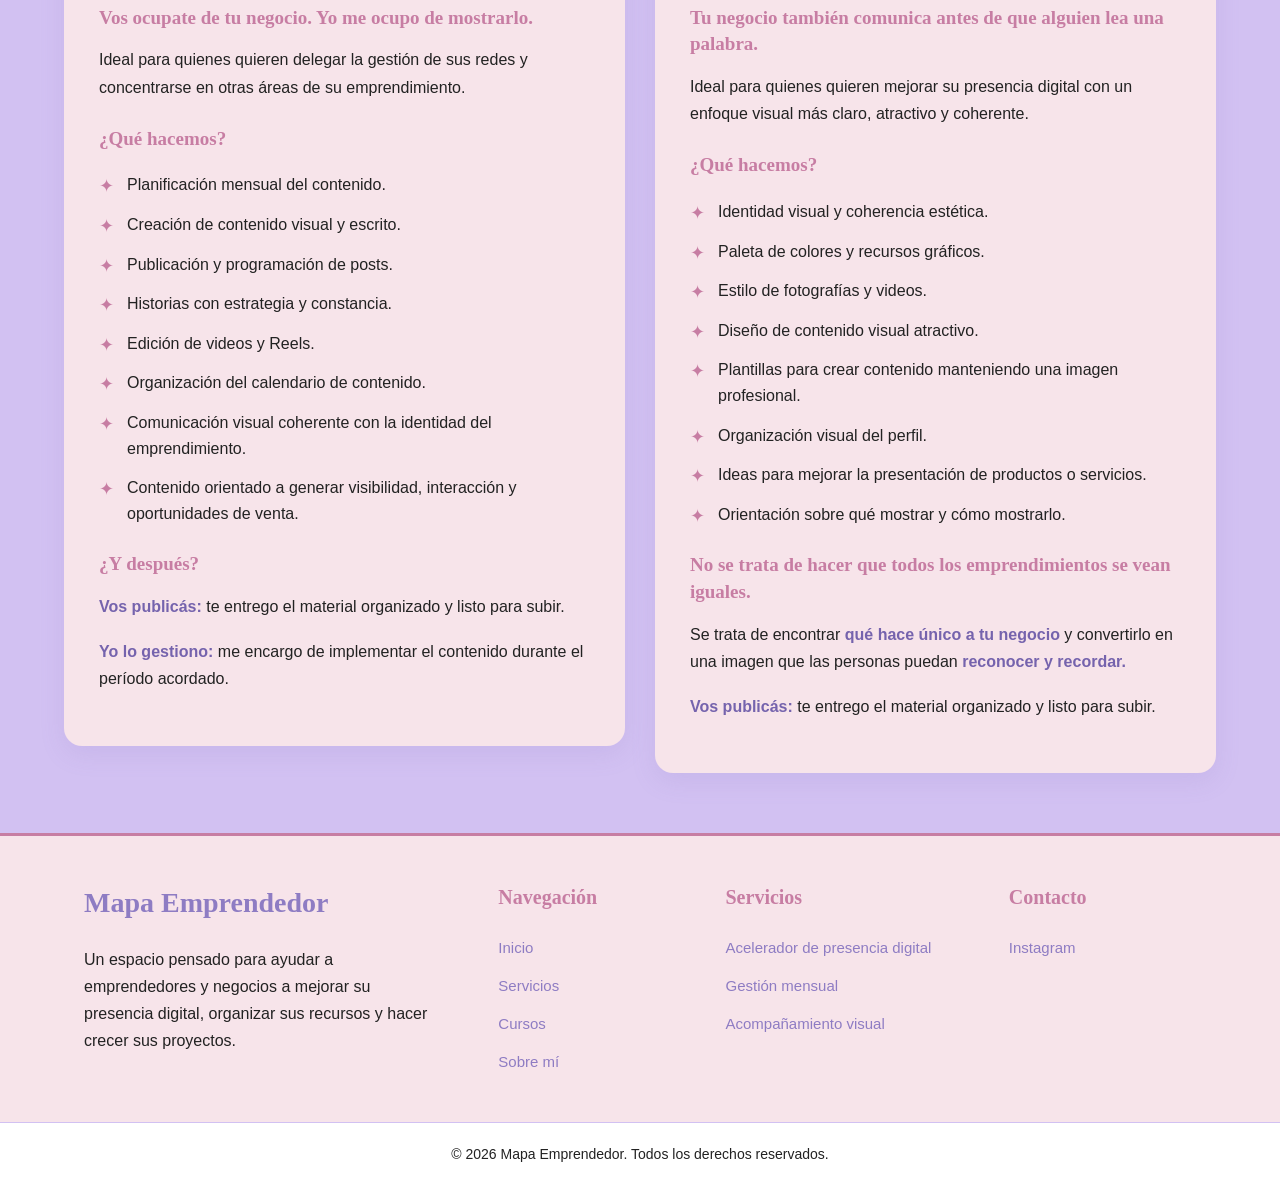
<file: index/Servicios.html>
<!DOCTYPE html>
<html lang="es">

<head>

    <meta charset="UTF-8">

    <meta name="viewport" content="width=device-width, initial-scale=1.0">

    <title>Servicios | Mapa Emprendedor</title>

    <link
        rel="icon"
        type="image/jpeg"
        href="../img/logo.jpeg"
    >

    <!-- CSS GENERAL -->
    <link
        rel="stylesheet"
        href="../css/style.css"
    >

    <!-- CSS DE SERVICIOS -->
    <link
        rel="stylesheet"
        href="../css/servicios.css"
    >

</head>


<body>


    <!-- =====================================================
         SERVICIOS
    ====================================================== -->

    <section class="servicios-layout">


        <!-- =================================================
             TARJETA 1 - PRESENTACIÓN
        ================================================== -->

        <article class="servicio-card">

            <h2>
                Servicios
            </h2>


            <h3>
                ¿Sos emprendedor o tenés un negocio
                y sentís que el tiempo nunca alcanza?
            </h3>


            <p>
                Encontrá servicios que pueden ayudarte con las tareas
                de tu emprendimiento, para que puedas dedicar más tiempo
                a hacerlo crecer y menos a preocuparte por todo lo demás.
            </p>


            <p>
                Bienvenido a la sección de servicios.
                Aquí encontrarás información sobre los servicios
                que ofrecemos para emprendedores y negocios.
            </p>


            <h3>
                Para emprendedores
            </h3>

            <p>
                Servicios pensados para quienes gestionan
                su propio emprendimiento.
            </p>


            <h3>
                Para pequeñas empresas
            </h3>

            <p>
                Soluciones para negocios que buscan mejorar
                su organización y presencia en redes.
            </p>


            <h3>
                Para empresas
            </h3>

            <p>
                Servicios adaptados a empresas que necesitan
                una gestión más organizada y profesional.
            </p>


            <a
                class="explorar-btn"
                href="https://wa.me/59899826150?text=Hola%2C%20soy%20un%20emprendedor%20y%20quiero%20hacer%20una%20consulta%20sobre%20Mapa%20Emprendedor."
                target="_blank"
                rel="noopener noreferrer"
            >
                WhatsApp
            </a>

        </article>



        <!-- =================================================
             TARJETA 2 - ACELERADOR
        ================================================== -->

        <article
            class="servicio-card"
            id="acelerador"
        >

            <h2>
                Acelerador de presencia digital
            </h2>


            <h3>
                Ordená tu presencia digital
                y empezá a moverte con estrategia.
            </h3>


            <p>
                Ideal para emprendimientos que ya tienen una cuenta,
                pero sienten que su perfil no refleja todo lo que ofrecen
                o no saben cómo empezar a generar más movimiento.
            </p>


            <h3>
                ¿Qué hacemos?
            </h3>


            <ul class="servicio-lista">

                <li>
                    Bio estratégica para explicar claramente
                    qué hacés y cómo contactarte.
                </li>

                <li>
                    Organización y creación
                    de Historias Destacadas.
                </li>

                <li>
                    Definición de tu público ideal.
                </li>

                <li>
                    Orientación para dirigir el contenido
                    hacia clientes potenciales.
                </li>

                <li>
                    Material pensado para Reels
                    y contenido dinámico.
                </li>

                <li>
                    Recomendaciones para mejorar
                    la presentación general del perfil.
                </li>

                <li>
                    Optimización del logo
                    si la identidad visual lo necesita.
                </li>

            </ul>


            <h3>
                ¿Y después?
            </h3>


            <p>
                <strong>Vos publicás:</strong>
                te entrego el material organizado
                y listo para subir.
            </p>


            <p>
                <strong>Yo lo gestiono:</strong>
                me encargo de implementar el contenido
                durante el período acordado.
            </p>

        </article>



        <!-- =================================================
             IMÁGENES DEL MEDIO
        ================================================== -->

        <div class="imagenes-servicios">

            <img
                src="../img/entrarias.png"
                alt="Presentación de Mapa Emprendedor"
            >


            <img
                src="../img/acelerador.png"
                alt="Acelerador de presencia digital"
            >


            <img
                src="../img/redessociales.png"
                alt="Gestión de redes sociales"
            >

        </div>



        <!-- =================================================
             TARJETA 3 - GESTIÓN MENSUAL
        ================================================== -->

        <article
            class="servicio-card"
            id="gestion-mensual"
        >

            <h2>
                Gestión mensual
            </h2>


            <h3>
                Vos ocupate de tu negocio.
                Yo me ocupo de mostrarlo.
            </h3>


            <p>
                Ideal para quienes quieren delegar
                la gestión de sus redes y concentrarse
                en otras áreas de su emprendimiento.
            </p>


            <h3>
                ¿Qué hacemos?
            </h3>


            <ul class="servicio-lista">

                <li>
                    Planificación mensual del contenido.
                </li>

                <li>
                    Creación de contenido visual y escrito.
                </li>

                <li>
                    Publicación y programación de posts.
                </li>

                <li>
                    Historias con estrategia y constancia.
                </li>

                <li>
                    Edición de videos y Reels.
                </li>

                <li>
                    Organización del calendario de contenido.
                </li>

                <li>
                    Comunicación visual coherente
                    con la identidad del emprendimiento.
                </li>

                <li>
                    Contenido orientado a generar
                    visibilidad, interacción
                    y oportunidades de venta.
                </li>

            </ul>


            <h3>
                ¿Y después?
            </h3>


            <p>
                <strong>Vos publicás:</strong>
                te entrego el material organizado
                y listo para subir.
            </p>


            <p>
                <strong>Yo lo gestiono:</strong>
                me encargo de implementar el contenido
                durante el período acordado.
            </p>

        </article>



        <!-- =================================================
             TARJETA 4 - ACOMPAÑAMIENTO VISUAL
        ================================================== -->

        <article
            class="servicio-card"
            id="acompanamiento-visual"
        >

            <h2>
                Acompañamiento visual
            </h2>


            <h3>
                Tu negocio también comunica
                antes de que alguien lea una palabra.
            </h3>


            <p>
                Ideal para quienes quieren mejorar su presencia digital
                con un enfoque visual más claro,
                atractivo y coherente.
            </p>


            <h3>
                ¿Qué hacemos?
            </h3>


            <ul class="servicio-lista">

                <li>
                    Identidad visual y coherencia estética.
                </li>

                <li>
                    Paleta de colores y recursos gráficos.
                </li>

                <li>
                    Estilo de fotografías y videos.
                </li>

                <li>
                    Diseño de contenido visual atractivo.
                </li>

                <li>
                    Plantillas para crear contenido
                    manteniendo una imagen profesional.
                </li>

                <li>
                    Organización visual del perfil.
                </li>

                <li>
                    Ideas para mejorar la presentación
                    de productos o servicios.
                </li>

                <li>
                    Orientación sobre qué mostrar
                    y cómo mostrarlo.
                </li>

            </ul>


            <h3>
                No se trata de hacer que todos
                los emprendimientos se vean iguales.
            </h3>


            <p>
                Se trata de encontrar
                <strong>qué hace único a tu negocio</strong>
                y convertirlo en una imagen que las personas
                puedan <strong>reconocer y recordar.</strong>
            </p>

            <p>
                <strong>Vos publicás:</strong>
                te entrego el material organizado
                y listo para subir.

        </article>


    </section>



    <!-- =====================================================
         FOOTER
    ====================================================== -->

    <footer class="footer">


        <div class="footer-contenido">


            <!-- MAPA EMPRENDEDOR -->

            <div class="footer-columna footer-marca">

                <h2>
                    Mapa Emprendedor
                </h2>

                <p>
                    Un espacio pensado para ayudar a emprendedores
                    y negocios a mejorar su presencia digital,
                    organizar sus recursos y hacer crecer sus proyectos.
                </p>

            </div>



            <!-- NAVEGACIÓN -->

            <div class="footer-columna">

                <h3>
                    Navegación
                </h3>


                <a href="index.html">
                    Inicio
                </a>


                <a href="Servicios.html">
                    Servicios
                </a>


                <a href="cursos.html">
                    Cursos
                </a>


                <a href="index.html">
                    Sobre mí
                </a>

            </div>



            <!-- SERVICIOS -->

            <div class="footer-columna">

                <h3>
                    Servicios
                </h3>


                <a href="#acelerador">
                    Acelerador de presencia digital
                </a>


                <a href="#gestion-mensual">
                    Gestión mensual
                </a>


                <a href="#acompanamiento-visual">
                    Acompañamiento visual
                </a>

            </div>



            <!-- CONTACTO -->

            <div class="footer-columna">

                <h3>
                    Contacto
                </h3>

                <a
                    href="https://www.instagram.com/mapa_emprendedor?igsi=YzI3OW1na2g1YWty"
                    target="_blank"
                    rel="noopener noreferrer"
                >
                    Instagram
                </a>

            </div>


        </div>



        <!-- PARTE INFERIOR -->

        <div class="footer-inferior">

            <p>

                &copy;

                <span id="year"></span>

                Mapa Emprendedor.
                Todos los derechos reservados.

            </p>

        </div>


    </footer>



    <!-- JAVASCRIPT -->

    <script src="../js/script.js"></script>


</body>

</html>
</file>
<file: style.css>
/* =========================================================
   MAPA EMPRENDEDOR - CSS GENERAL
========================================================= */


/* =========================================================
   VARIABLES
========================================================= */

:root {
    --violeta: #8e7cc3;
    --violeta-oscuro: #7563ad;

    --lila: #d2c1f2;
    --lila-claro: #eee8fa;

    --rosa: #c77da3;
    --rosa-oscuro: #ad658b;
    --rosa-claro: #f7e4ea;

    --blanco: #ffffff;
    --negro: #222222;
    --gris: #666666;

    --fuente-titulo:
        Georgia,
        "Times New Roman",
        serif;

    --fuente-texto:
        Arial,
        Helvetica,
        sans-serif;

    --radio: 15px;
    --ancho-general: 1200px;

    --sombra:
        0 8px 25px
        rgba(142, 124, 195, 0.15);

    --sombra-hover:
        0 14px 35px
        rgba(142, 124, 195, 0.25);

    --transicion: 0.3s ease;
}


/* =========================================================
   RESET
========================================================= */

* {
    margin: 0;
    padding: 0;
    box-sizing: border-box;
}

html {
    scroll-behavior: smooth;
}

body {
    margin: 0;

    background-color: var(--lila);
    color: var(--negro);

    font-family: var(--fuente-texto);
    line-height: 1.6;

    overflow-x: hidden;
}

img {
    display: block;
    max-width: 100%;
}

button,
input,
textarea,
select {
    font: inherit;
}


/* =========================================================
   LINKS GENERALES
========================================================= */

a {
    color: var(--violeta);
    text-decoration: none;

    transition:
        color var(--transicion),
        background-color var(--transicion),
        transform var(--transicion);
}

a:hover {
    color: var(--rosa);
}


/* =========================================================
   TÍTULOS
========================================================= */

h1,
h2,
h3,
h4 {
    font-family: var(--fuente-titulo);
}

h1 {
    margin-bottom: 20px;
    color: var(--violeta);
}

h2 {
    margin-bottom: 20px;
}

h3 {
    margin-bottom: 15px;
}


/* =========================================================
   HEADER
========================================================= */

.header {
    width: 100%;
    min-height: 350px;

    background-color: var(--rosa-claro);

    background-image: url("/img/logo.jpeg");

    background-size: contain;
    background-position: center;
    background-repeat: no-repeat;

    display: flex;
    justify-content: center;
    align-items: center;

    animation: entradaHeader 1.2s ease-out;
}

@keyframes entradaHeader {

    from {
        opacity: 0;
        transform: scale(0.96);
    }

    to {
        opacity: 1;
        transform: scale(1);
    }

}


/* =========================================================
   CONTENEDOR GENERAL
========================================================= */

.container {
    width: 100%;
    max-width: var(--ancho-general);

    margin: 0 auto;
    padding: 35px 20px;

    text-align: center;

    animation:
        entradaBienvenida
        1s ease-out
        0.2s both;
}


/* =========================================================
   BIENVENIDA
========================================================= */

#bienvenido {
    margin: 0;

    color: var(--rosa);

    font-size: 26px;
    font-weight: normal;
    line-height: 1.5;
}

.container p {
    font-size: 17px;
    line-height: 1.6;
}

@keyframes entradaBienvenida {

    from {
        opacity: 0;
        transform: translateY(25px);
    }

    to {
        opacity: 1;
        transform: translateY(0);
    }

}


/* =========================================================
   COLUMNAS PRINCIPALES
========================================================= */

.columnas {
    width: 100%;
    max-width: 1400px;

    margin: 0 auto;
    padding: 0 20px 40px;

    display: grid;

    grid-template-columns:
        repeat(3, minmax(0, 1fr));

    gap: 20px;

    align-items: start;
}


/* =========================================================
   COLUMNAS
========================================================= */

.columna {
    padding: 30px;

    background-color: var(--rosa-claro);

    border-radius: var(--radio);

    text-align: center;

    opacity: 0;

    animation:
        entradaColumna
        0.8s ease-out
        forwards;

    transition:
        transform var(--transicion),
        box-shadow var(--transicion);
}

.columna:nth-child(1) {
    animation-delay: 0.4s;
}

.columna:nth-child(2) {
    animation-delay: 0.6s;
}

.columna:nth-child(3) {
    animation-delay: 0.8s;
}

@keyframes entradaColumna {

    from {
        opacity: 0;
        transform: translateY(35px);
    }

    to {
        opacity: 1;
        transform: translateY(0);
    }

}

.columna:hover {
    transform: translateY(-8px);

    box-shadow: var(--sombra-hover);
}


/* =========================================================
   CONTENIDO COLUMNAS
========================================================= */

.columna h2 {
    color: var(--violeta);

    transition:
        transform var(--transicion),
        color var(--transicion);
}

.columna h3 {
    color: var(--rosa);

    line-height: 1.3;
}

.columna p {
    margin-bottom: 20px;

    line-height: 1.6;
}

.columna:hover h2 {
    transform: scale(1.04);
}


/* =========================================================
   FOTO PERFIL
========================================================= */

.foto-perfil {
    width: 160px;
    height: 160px;

    margin: 0 auto 20px;

    object-fit: contain;

    border-radius: 50%;

    border: 5px solid var(--lila-claro);

    box-shadow: var(--sombra);
}


/* =========================================================
   BOTONES PRINCIPALES
========================================================= */

.explorar-btn,
.btn,
.whatsapp-btn {
    display: inline-flex;

    align-items: center;
    justify-content: center;

    padding: 11px 22px;

    background-color: var(--violeta);
    color: var(--blanco);

    border: none;
    border-radius: 8px;

    font-family: var(--fuente-texto);
    font-size: 15px;
    font-weight: 600;

    text-decoration: none;

    cursor: pointer;

    transition:
        background-color var(--transicion),
        color var(--transicion),
        transform var(--transicion),
        box-shadow var(--transicion);
}

.explorar-btn:visited,
.whatsapp-btn:visited {
    color: var(--blanco);
}

.explorar-btn:hover,
.btn:hover,
.whatsapp-btn:hover {
    background-color: var(--rosa);
    color: var(--blanco);

    transform: translateY(-3px);

    box-shadow:
        0 7px 15px
        rgba(199, 125, 163, 0.30);
}

.explorar-btn:active,
.btn:active,
.whatsapp-btn:active {
    transform: scale(0.96);
}


/* =========================================================
   BOTÓN SECUNDARIO
========================================================= */

.btn-secundario {
    display: inline-flex;

    align-items: center;
    justify-content: center;

    padding: 10px 20px;

    border: 2px solid var(--violeta);
    border-radius: 8px;

    background-color: transparent;
    color: var(--violeta);

    text-decoration: none;

    transition:
        background-color var(--transicion),
        color var(--transicion),
        transform var(--transicion);
}

.btn-secundario:hover {
    background-color: var(--violeta);
    color: var(--blanco);

    transform: translateY(-3px);
}


/* =========================================================
   SECCIONES GENERALES
========================================================= */

.seccion {
    width: 100%;
    max-width: var(--ancho-general);

    margin: 0 auto;

    padding: 60px 20px;
}

.seccion-titulo {
    margin-bottom: 15px;

    color: var(--violeta);

    font-size: 32px;

    text-align: center;
}

.seccion-subtitulo {
    margin-bottom: 30px;

    color: var(--rosa);

    font-size: 20px;

    text-align: center;
}


/* =========================================================
   TARJETAS GENERALES
========================================================= */

.tarjetas {
    display: grid;

    grid-template-columns:
        repeat(3, minmax(0, 1fr));

    gap: 20px;
}

.tarjeta {
    padding: 30px;

    background-color: var(--rosa-claro);

    border-radius: var(--radio);

    box-shadow: var(--sombra);

    transition:
        transform var(--transicion),
        box-shadow var(--transicion);
}

.tarjeta:hover {
    transform: translateY(-6px);

    box-shadow: var(--sombra-hover);
}

.tarjeta h2,
.tarjeta h3 {
    color: var(--violeta);
}

.tarjeta p {
    margin-bottom: 15px;
}


/* =========================================================
   LISTAS
========================================================= */

.lista {
    margin: 20px 0;

    padding: 0;

    list-style: none;
}

.lista li {
    position: relative;

    margin-bottom: 12px;

    padding-left: 25px;
}

.lista li::before {
    content: "✦";

    position: absolute;

    left: 0;

    color: var(--rosa);
}


/* =========================================================
   FORMULARIOS
========================================================= */

.formulario {
    width: 100%;
    max-width: 650px;

    margin: 30px auto;

    padding: 30px;

    background-color: var(--rosa-claro);

    border-radius: var(--radio);
}

.formulario label {
    display: block;

    margin-bottom: 7px;

    color: var(--violeta);

    font-weight: bold;
}

.formulario input,
.formulario textarea,
.formulario select {
    width: 100%;

    margin-bottom: 20px;

    padding: 12px;

    border: 1px solid var(--lila);
    border-radius: 8px;

    background-color: var(--blanco);
    color: var(--negro);

    outline: none;
}

.formulario input:focus,
.formulario textarea:focus,
.formulario select:focus {
    border-color: var(--violeta);

    box-shadow:
        0 0 0 3px
        rgba(142, 124, 195, 0.15);
}

.formulario textarea {
    min-height: 130px;

    resize: vertical;
}


/* =========================================================
   FOOTER
========================================================= */

.footer {
    width: 100%;

    margin-top: 60px;

    background-color: var(--rosa-claro);
    color: var(--negro);

    border-top: 3px solid var(--rosa);

    animation: aparecerFooter 1s ease-out;
}


.footer-contenido {
    width: 90%;
    max-width: var(--ancho-general);

    margin: 0 auto;

    padding: 45px 20px;

    display: grid;

    grid-template-columns:
        2fr 1fr 1.3fr 1fr;

    gap: 40px;
}


.footer-columna {
    display: flex;

    flex-direction: column;
    align-items: flex-start;

    gap: 8px;
}


.footer-marca h2 {
    margin-bottom: 12px;

    color: var(--violeta);

    font-size: 28px;
}


.footer-marca p {
    max-width: 350px;

    margin: 0;

    color: var(--negro);

    line-height: 1.7;
}


.footer-columna h3 {
    margin-bottom: 12px;

    color: var(--rosa);

    font-size: 20px;
}


.footer-columna a {
    display: inline-block;

    position: relative;

    width: fit-content;

    padding: 3px 0;

    color: var(--violeta);

    font-size: 15px;

    text-decoration: none;

    transition:
        color 0.3s ease,
        transform 0.3s ease;
}


.footer-columna a:hover {
    color: var(--rosa);

    transform: translateX(4px);
}


.footer-columna a::after {
    content: "";

    position: absolute;

    left: 0;
    bottom: 0;

    width: 0;
    height: 1px;

    background-color: var(--rosa);

    transition: width 0.3s ease;
}


.footer-columna a:hover::after {
    width: 100%;
}


.footer-inferior {
    width: 100%;

    padding: 20px;

    background-color: var(--blanco);

    border-top: 1px solid var(--lila);

    text-align: center;
}


.footer-inferior p {
    margin: 0;

    color: var(--negro);

    font-size: 14px;
}


@keyframes aparecerFooter {

    from {
        opacity: 0;

        transform: translateY(25px);
    }

    to {
        opacity: 1;

        transform: translateY(0);
    }

}


/* =========================================================
   TABLET
========================================================= */

@media (min-width: 769px) and (max-width: 1024px) {

    .header {
        min-height: 300px;
    }

    .container {
        padding: 30px 25px;
    }

    #bienvenido {
        font-size: 23px;
    }

    .columnas {
        grid-template-columns:
            repeat(2, minmax(0, 1fr));

        gap: 22px;

        padding:
            0 25px 40px;
    }

    .columna:nth-child(1) {
        grid-column: 1;
        grid-row: 1;
    }

    .columna:nth-child(2) {
        grid-column: 1 / -1;
        grid-row: 2;

        width: 65%;

        justify-self: center;
    }

    .columna:nth-child(3) {
        grid-column: 2;
        grid-row: 1;
    }

    .footer-contenido {
        grid-template-columns:
            repeat(2, minmax(0, 1fr));
    }

}


/* =========================================================
   CELULAR
========================================================= */

@media (max-width: 768px) {

    .header {
        min-height: 250px;

        background-size: contain;
    }

    .container {
        padding: 25px 15px;
    }

    #bienvenido {
        font-size: 21px;
    }

    .columnas {
        width: 100%;

        grid-template-columns: 1fr;

        gap: 20px;

        padding:
            0 15px 30px;
    }

    .columna {
        width: 100%;

        padding: 25px 20px;
    }

    .columna:nth-child(2) {
        width: 100%;

        grid-column: auto;
        grid-row: auto;
    }

    .footer-contenido {
        grid-template-columns: 1fr;
    }

}


/* =========================================================
   CELULAR PEQUEÑO
========================================================= */

@media (max-width: 480px) {

    .header {
        min-height: 210px;
    }

    #bienvenido {
        font-size: 19px;
    }

    .container {
        padding: 20px 14px;
    }

    .columnas {
        padding:
            0 12px 25px;

        gap: 16px;
    }

    .columna {
        padding:
            22px 18px;
    }

    .columna h2 {
        font-size: 23px;
    }

    .columna h3 {
        font-size: 17px;
    }

    .columna p {
        font-size: 15px;
    }

    .explorar-btn,
    .btn,
    .btn-secundario,
    .whatsapp-btn {
        width: 100%;

        justify-content: center;

        text-align: center;
    }

}


/* =========================================================
   CELULARES MUY PEQUEÑOS
========================================================= */

@media (max-width: 360px) {

    .header {
        min-height: 180px;
    }

    #bienvenido {
        font-size: 18px;
    }

    .columna {
        padding: 20px 15px;
    }

    .columna h2 {
        font-size: 21px;
    }

    .columna h3 {
        font-size: 16px;
    }

    .columna p {
        font-size: 14px;
    }

}


/* =========================================================
   ACCESIBILIDAD
========================================================= */

@media (prefers-reduced-motion: reduce) {

    html {
        scroll-behavior: auto;
    }

    .header,
    .container,
    .columna,
    .footer {
        animation: none;

        opacity: 1;
    }

    *,
    *::before,
    *::after {
        animation-duration: 0.01ms !important;

        animation-iteration-count: 1 !important;

        transition-duration: 0.01ms !important;
    }

}
</file>
<file: cursos.css>
.cursos-layout {
    width: 90%;
    max-width: 1300px;

    margin: 50px auto;

    display: grid;

    grid-template-columns:
        repeat(2, minmax(0, 1fr));

    gap: 30px;
}


.curso-card {
    width: 100%;

    padding: 35px;

    background-color: var(--rosa-claro);

    border-radius: 18px;

    box-shadow:
        0 8px 25px
        rgba(142, 124, 195, 0.15);
}


.curso-card h2 {
    margin-bottom: 20px;

    color: var(--violeta);

    font-size: 28px;

    text-align: center;
}


.curso-card h3 {
    margin-bottom: 15px;

    color: var(--rosa);
}


.curso-card p {
    margin-bottom: 18px;

    line-height: 1.7;
}


.curso-lista {
    margin: 20px 0;

    padding: 0;

    list-style: none;
}


.curso-lista li {
    position: relative;

    margin-bottom: 14px;

    padding-left: 28px;
}


.curso-lista li::before {
    content: "✦";

    position: absolute;

    left: 0;

    color: var(--rosa);
}


@media (max-width: 800px) {

    .cursos-layout {
        grid-template-columns: 1fr;
    }

}
</file>
<file: servicios.css>
.servicios-layout {
    width: 90%;
    max-width: 1300px;

    margin: 50px auto;

    display: grid;

    grid-template-columns:
        repeat(2, minmax(0, 1fr));

    gap: 30px;

    align-items: start;
}


.servicio-card {
    width: 100%;

    padding: 35px;

    background-color: var(--rosa-claro);

    border-radius: 18px;

    box-shadow:
        0 8px 25px
        rgba(142, 124, 195, 0.15);
}


.servicio-card h2 {
    margin-bottom: 20px;

    color: var(--violeta);

    font-size: 28px;

    text-align: center;
}


.servicio-card h3 {
    margin-top: 25px;
    margin-bottom: 15px;

    color: var(--rosa);

    font-size: 19px;
}


.servicio-card p {
    margin-bottom: 18px;

    line-height: 1.7;
}


.servicio-lista {
    margin: 20px 0 25px;

    padding: 0;

    list-style: none;
}


.servicio-lista li {
    position: relative;

    margin-bottom: 14px;

    padding-left: 28px;
}


.servicio-lista li::before {
    content: "✦";

    position: absolute;

    left: 0;

    color: var(--rosa);
}


.imagenes-servicios {
    grid-column: 1 / -1;

    width: 100%;

    padding: 40px 30px;

    display: grid;

    grid-template-columns:
        repeat(3, minmax(0, 1fr));

    gap: 25px;
}


.imagenes-servicios img {
    width: 100%;
    height: 420px;

    object-fit: cover;

    border-radius: 18px;
}


@media (max-width: 800px) {

    .servicios-layout {
        grid-template-columns: 1fr;
    }


    .imagenes-servicios {
        grid-column: auto;

        grid-template-columns: 1fr;
    }


    .imagenes-servicios img {
        height: auto;
    }

}
</file>
<file: css/style.css>
/* =========================================================
   MAPA EMPRENDEDOR - CSS GENERAL
========================================================= */


/* =========================================================
   VARIABLES
========================================================= */

:root {
    /* COLORES */
    --violeta: #8e7cc3;
    --violeta-oscuro: #7563ad;

    --lila: #d2c1f2;
    --lila-claro: #eee8fa;

    --rosa: #c77da3;
    --rosa-oscuro: #ad658b;
    --rosa-claro: #f7e4ea;

    --blanco: #ffffff;
    --negro: #222222;
    --gris: #666666;

    /* FUENTES */
    --fuente-titulo:
        Georgia,
        "Times New Roman",
        serif;

    --fuente-texto:
        Arial,
        Helvetica,
        sans-serif;

    /* MEDIDAS */
    --radio: 15px;
    --ancho-general: 1200px;

    /* SOMBRAS */
    --sombra:
        0 8px 25px
        rgba(142, 124, 195, 0.15);

    --sombra-hover:
        0 14px 35px
        rgba(142, 124, 195, 0.25);

    /* TRANSICIONES */
    --transicion: 0.3s ease;
}


/* =========================================================
   RESET
========================================================= */

* {
    margin: 0;
    padding: 0;
    box-sizing: border-box;
}

html {
    scroll-behavior: smooth;
}

body {
    margin: 0;

    background-color: var(--lila);
    color: var(--negro);

    font-family: var(--fuente-texto);
    line-height: 1.6;

    overflow-x: hidden;
}

img {
    display: block;
    max-width: 100%;
}

button,
input,
textarea,
select {
    font: inherit;
}


/* =========================================================
   LINKS GENERALES
========================================================= */

a {
    color: var(--violeta);
    text-decoration: none;

    transition: color var(--transicion);
}

a:hover {
    color: var(--rosa);
}

/* =========================================
   BOTONES DE LAS TARJETAS
========================================= */

a.explorar-btn {
    display: inline-flex;

    align-items: center;
    justify-content: center;

    margin-top: 15px;
    padding: 12px 24px;

    background-color: var(--violeta);
    color: var(--blanco);

    border-radius: 8px;

    font-family: var(--fuente-texto);
    font-size: 15px;
    font-weight: 600;

    text-decoration: none;

    cursor: pointer;

    transition:
        background-color 0.3s ease,
        color 0.3s ease,
        transform 0.3s ease,
        box-shadow 0.3s ease;
}

a.explorar-btn:visited {
    color: var(--blanco);
}

a.explorar-btn:hover {
    background-color: var(--rosa);
    color: var(--blanco);

    transform: translateY(-3px);

    box-shadow:
        0 7px 15px
        rgba(199, 125, 163, 0.3);
}

a.explorar-btn:active {
    transform: scale(0.96);
}

/* =========================================================
   TÍTULOS
========================================================= */

h1,
h2,
h3,
h4 {
    font-family: var(--fuente-titulo);
}

h1 {
    margin-bottom: 20px;
    color: var(--violeta);
}

h2 {
    margin-bottom: 20px;
}

h3 {
    margin-bottom: 15px;
}


/* =========================================================
   HEADER
========================================================= */

.header {
    width: 100%;
    min-height: 350px;

    background-color: var(--rosa-claro);
    background-image: url("../img/logo.jpeg");
    background-size: contain;
    background-position: center 50%;
    background-repeat: no-repeat;

    display: flex;
    flex-direction: column;
    justify-content: center;
    align-items: center;

    animation: entradaHeader 1.2s ease-out;

    /* Se usa para el movimiento del logo al hacer scroll */
    will-change: background-position;
}

@keyframes entradaHeader {
    from {
        opacity: 0;
        transform: scale(0.96);
    }

    to {
        opacity: 1;
        transform: scale(1);
    }
}


/* =========================================================
   CONTENEDOR GENERAL
========================================================= */

.container {
    width: 100%;
    max-width: var(--ancho-general);

    margin: 0 auto;
    padding: 35px 20px;

    position: relative;

    text-align: center;

    animation:
        entradaBienvenida
        1s ease-out
        0.2s both;
}


/* =========================================================
   BIENVENIDA
========================================================= */

#bienvenido {
    margin: 0;

    color: var(--rosa);

    font-size: 26px;
    font-weight: normal;
    line-height: 1.5;
}

.container p {
    font-size: 17px;
    line-height: 1.6;
}

@keyframes entradaBienvenida {
    from {
        opacity: 0;
        transform: translateY(25px);
    }

    to {
        opacity: 1;
        transform: translateY(0);
    }
}


/* =========================================================
   COLUMNAS PRINCIPALES
========================================================= */

.columnas {
    width: 100%;
    max-width: 1400px;

    margin: 0 auto;
    padding: 0 20px 40px;

    display: grid;

    grid-template-columns:
        repeat(3, minmax(0, 1fr));

    gap: 20px;

    /* IMPORTANTE */
    align-items: start;
}


/* =========================================================
   COLUMNA
========================================================= */

.columna {
    padding: 30px;

    background-color: var(--rosa-claro);

    border-radius: var(--radio);

    text-align: center;

    opacity: 0;

    animation:
        entradaColumna
        0.8s ease-out
        forwards;

    transition:
        transform var(--transicion),
        box-shadow var(--transicion);
}


/* Animación escalonada */

.columna:nth-child(1) {
    animation-delay: 0.4s;
}

.columna:nth-child(2) {
    animation-delay: 0.6s;
}

.columna:nth-child(3) {
    animation-delay: 0.8s;
}

@keyframes entradaColumna {
    from {
        opacity: 0;
        transform: translateY(35px);
    }

    to {
        opacity: 1;
        transform: translateY(0);
    }
}

.columna:hover {
    transform: translateY(-8px);
    box-shadow: var(--sombra-hover);
}


/* =========================================================
   CONTENIDO DE LAS COLUMNAS
========================================================= */

.columna h2 {
    color: var(--violeta);

    transition:
        transform var(--transicion),
        color var(--transicion);
}

.columna h3 {
    color: var(--rosa);
    line-height: 1.3;
}

.columna p {
    margin-bottom: 20px;
    line-height: 1.6;
}

.columna:hover h2 {
    transform: scale(1.04);
}


/* =========================================================
   BOTONES PRINCIPALES
========================================================= */

.explorar-btn,
.btn,
.whatsapp-btn {
    display: inline-flex;

    align-items: center;
    justify-content: center;

    padding: 11px 22px;

    background-color: var(--violeta);
    color: var(--blanco);

    border: none;
    border-radius: 8px;

    font-family: var(--fuente-texto);
    font-size: 15px;

    text-decoration: none;

    cursor: pointer;

    transition:
        background-color var(--transicion),
        color var(--transicion),
        transform var(--transicion),
        box-shadow var(--transicion);
}

.explorar-btn:hover,
.btn:hover,
.whatsapp-btn:hover {
    background-color: var(--rosa);
    color: var(--blanco);

    transform: translateY(-3px);

    box-shadow:
        0 7px 15px
        rgba(199, 125, 163, 0.30);
}

.explorar-btn:active,
.btn:active,
.whatsapp-btn:active {
    transform: scale(0.96);
}


/* =========================================================
   BOTÓN SECUNDARIO
========================================================= */

.btn-secundario {
    display: inline-flex;

    align-items: center;
    justify-content: center;

    padding: 10px 20px;

    border: 2px solid var(--violeta);
    border-radius: 8px;

    background-color: transparent;
    color: var(--violeta);

    text-decoration: none;

    transition:
        background-color var(--transicion),
        color var(--transicion),
        transform var(--transicion);
}

.btn-secundario:hover {
    background-color: var(--violeta);
    color: var(--blanco);

    transform: translateY(-3px);
}


/* =========================================================
   SECCIONES GENERALES
========================================================= */

.seccion {
    width: 100%;
    max-width: var(--ancho-general);

    margin: 0 auto;
    padding: 60px 20px;
}

.seccion-titulo {
    margin-bottom: 15px;

    color: var(--violeta);

    font-size: 32px;

    text-align: center;
}

.seccion-subtitulo {
    margin-bottom: 30px;

    color: var(--rosa);

    font-size: 20px;

    text-align: center;
}


/* =========================================================
   TARJETAS GENERALES
========================================================= */

.tarjetas {
    display: grid;

    grid-template-columns:
        repeat(3, minmax(0, 1fr));

    gap: 20px;
}

.tarjeta {
    padding: 30px;

    background-color: var(--rosa-claro);

    border-radius: var(--radio);

    box-shadow: var(--sombra);

    transition:
        transform var(--transicion),
        box-shadow var(--transicion);
}

.tarjeta:hover {
    transform: translateY(-6px);
    box-shadow: var(--sombra-hover);
}

.tarjeta h2,
.tarjeta h3 {
    color: var(--violeta);
}

.tarjeta p {
    margin-bottom: 15px;
}


/* =========================================================
   LISTAS
========================================================= */

.lista {
    margin: 20px 0;
    padding: 0;

    list-style: none;
}

.lista li {
    position: relative;

    margin-bottom: 12px;
    padding-left: 25px;
}

.lista li::before {
    content: "✦";

    position: absolute;

    left: 0;

    color: var(--rosa);
}


/* =========================================================
   FORMULARIOS
========================================================= */

.formulario {
    width: 100%;
    max-width: 650px;

    margin: 30px auto;
    padding: 30px;

    background-color: var(--rosa-claro);

    border-radius: var(--radio);
}

.formulario label {
    display: block;

    margin-bottom: 7px;

    color: var(--violeta);

    font-weight: bold;
}

.formulario input,
.formulario textarea,
.formulario select {
    width: 100%;

    margin-bottom: 20px;
    padding: 12px;

    border: 1px solid var(--lila);
    border-radius: 8px;

    background-color: var(--blanco);
    color: var(--negro);

    outline: none;

    transition:
        border-color var(--transicion),
        box-shadow var(--transicion);
}

.formulario input:focus,
.formulario textarea:focus,
.formulario select:focus {
    border-color: var(--violeta);

    box-shadow:
        0 0 0 3px
        rgba(142, 124, 195, 0.15);
}

.formulario textarea {
    min-height: 130px;

    resize: vertical;
}


/* =========================================================
   IMÁGENES DE CONTENIDO
========================================================= */

.imagen-contenido {
    width: 100%;
    max-width: 500px;

    margin: 25px auto;

    border-radius: var(--radio);

    box-shadow: var(--sombra);
}


/* =========================================================
   LINKS ESPECIALES
========================================================= */

.link {
    color: var(--violeta);

    font-weight: bold;
    text-decoration: none;

    transition: color var(--transicion);
}

.link:hover {
    color: var(--rosa);
}


/* =========================================================
   FOOTER
========================================================= */

.footer {
    width: 100%;
    margin-top: 60px;

    background-color: var(--rosa-claro);
    color: var(--negro);

    border-top: 3px solid var(--rosa);

    animation: aparecerFooter 1s ease-out;
}


/* =========================================================
   CONTENIDO DEL FOOTER
========================================================= */

.footer-contenido {
    width: 90%;
    max-width: var(--ancho-general);

    margin: 0 auto;
    padding: 45px 20px;

    display: grid;

    grid-template-columns:
        2fr 1fr 1.3fr 1fr;

    gap: 40px;
}


/* =========================================================
   COLUMNAS
========================================================= */

.footer-columna {
    display: flex;

    flex-direction: column;
    align-items: flex-start;

    gap: 8px;
}


/* =========================================================
   MARCA
========================================================= */

.footer-marca h2 {
    margin-bottom: 12px;

    color: var(--violeta);

    font-size: 28px;
}


.footer-marca p {
    max-width: 350px;

    margin: 0;

    color: var(--negro);

    line-height: 1.7;
}


/* =========================================================
   TÍTULOS DEL FOOTER
========================================================= */

.footer-columna h3 {
    margin-bottom: 12px;

    color: var(--rosa);

    font-size: 20px;
}


/* =========================================================
   ENLACES DEL FOOTER
========================================================= */

.footer-columna a {
    display: inline-block;

    position: relative;

    padding: 3px 0;

    background-color: transparent;

    color: var(--violeta);

    border: none;
    border-radius: 0;

    font-size: 15px;
    font-weight: normal;

    text-decoration: none;

    box-shadow: none;

    transition:
        color 0.3s ease,
        transform 0.3s ease;
}


/* Cuando pasás el mouse */

.footer-columna a:hover {
    background-color: transparent;

    color: var(--rosa);

    transform: translateX(4px);

    box-shadow: none;
}


/* Línea animada debajo */

.footer-columna a::after {
    content: "";

    position: absolute;

    left: 0;
    bottom: 0;

    width: 0;
    height: 1px;

    background-color: var(--rosa);

    transition: width 0.3s ease;
}


.footer-columna a:hover::after {
    width: 100%;
}


/* =========================================================
   PARTE INFERIOR
========================================================= */

.footer-inferior {
    width: 100%;

    padding: 20px;

    background-color: var(--blanco);

    border-top: 1px solid var(--lila);

    text-align: center;
}


.footer-inferior p {
    margin: 0;

    color: var(--negro);

    font-size: 14px;
}


/* =========================================================
   ANIMACIÓN
========================================================= */

@keyframes aparecerFooter {

    from {
        opacity: 0;
        transform: translateY(25px);
    }

    to {
        opacity: 1;
        transform: translateY(0);
    }

}


/* =========================================================
   TABLET
   769px - 1024px
========================================================= */

@media (min-width: 769px) and (max-width: 1024px) {

    /* =========================
       HEADER
    ========================= */

    .header {
        min-height: 300px;

        background-size: contain;
    }


    /* =========================
       BIENVENIDA
    ========================= */

    .container {
        padding: 30px 25px;
    }

    #bienvenido {
        font-size: 23px;
    }


    /* =========================
       COLUMNAS PRINCIPALES
       
       Servicios | Cursos
          Sobre mí
    ========================= */

    .columnas {
        grid-template-columns:
            repeat(2, minmax(0, 1fr));

        gap: 22px;

        padding:
            0 25px
            40px;
    }


    /* SERVICIOS */

    .columna:nth-child(1) {
        grid-column: 1;
        grid-row: 1;
    }


    /* SOBRE MÍ */

    .columna:nth-child(2) {
        grid-column: 1 / -1;
        grid-row: 2;

        width: 65%;

        justify-self: center;
    }


    /* CURSOS */

    .columna:nth-child(3) {
        grid-column: 2;
        grid-row: 1;
    }


    .columna {
        padding: 27px;
    }


    /* =========================
       TARJETAS GENERALES
    ========================= */

    .tarjetas {
        grid-template-columns:
            repeat(2, minmax(0, 1fr));
    }


    /* =========================
       SECCIONES
    ========================= */

    .seccion {
        padding:
            50px 25px;
    }


    /* =========================
       FOOTER
    ========================= */

    .footer-contenido {
        grid-template-columns:
            repeat(2, minmax(0, 1fr));

        gap:
            35px
            50px;

        padding:
            40px
            25px;
    }

}



/* =========================================================
   CELULAR
   hasta 768px
========================================================= */

@media (max-width: 768px) {

    /* =========================
       HEADER
    ========================= */

    .header {
        min-height: 250px;

        background-size: contain;
        background-position: center;
    }


    /* =========================
       BIENVENIDA
    ========================= */

    .container {
        padding:
            25px
            15px;
    }

    #bienvenido {
        font-size: 21px;

        line-height: 1.4;
    }

    .container p {
        font-size: 16px;
    }


    /* =========================
       COLUMNAS
    ========================= */

    .columnas {
        width: 100%;

        grid-template-columns: 1fr;

        gap: 20px;

        padding:
            0 15px
            30px;
    }


    .columna {
        width: 100%;

        padding: 25px 20px;

        height: fit-content;
    }


    /* =========================
       TÍTULOS
    ========================= */

    .columna h2 {
        font-size: 25px;
    }

    .columna h3 {
        font-size: 18px;
    }


    /* =========================
       TARJETAS
    ========================= */

    .tarjetas {
        grid-template-columns: 1fr;
    }

    .tarjeta {
        padding: 25px 20px;
    }


    /* =========================
       SECCIONES
    ========================= */

    .seccion {
        padding:
            45px
            15px;
    }

    .seccion-titulo {
        font-size: 27px;
    }

    .seccion-subtitulo {
        font-size: 18px;
    }


    /* =========================
       FORMULARIO
    ========================= */

    .formulario {
        width: 100%;

        padding: 22px 18px;
    }


    /* =========================
       IMÁGENES
    ========================= */

    .imagen-contenido {
        width: 100%;

        max-width: 450px;
    }


    /* =========================================
   FOOTER
========================================= */

.footer {
    margin-top: 60px;
    padding: 50px 20px 20px;
    background-color: #1f1f1f;
    color: white;
}

.footer-contenido {
    max-width: 1200px;
    margin: 0 auto;

    display: grid;
    grid-template-columns: repeat(4, 1fr);
    gap: 40px;
}

.footer-columna {
    display: flex;
    flex-direction: column;
    gap: 12px;
}

.footer-columna h2,
.footer-columna h3 {
    margin-bottom: 10px;
    color: white;
}

.footer-columna p {
    line-height: 1.6;
    color: #dddddd;
}


/* BOTONES / LINKS DEL FOOTER */

.footer-columna a {
    display: inline-block;

    width: fit-content;

    padding: 9px 16px;

    text-decoration: none;

    color: white;

    border: 1px solid white;
    border-radius: 8px;

    transition: 0.3s ease;

    cursor: pointer;
}


/* EFECTO AL PASAR EL MOUSE */

.footer-columna a:hover {
    background-color: white;
    color: #1f1f1f;

    transform: translateY(-2px);
}


/* PARTE INFERIOR */

.footer-inferior {
    max-width: 1200px;

    margin: 40px auto 0;
    padding-top: 20px;

    border-top: 1px solid #555;

    text-align: center;

    color: #bbbbbb;
}


/* RESPONSIVE */

@media (max-width: 900px) {

    .footer-contenido {
        grid-template-columns: repeat(2, 1fr);
    }

}


@media (max-width: 600px) {

    .footer-contenido {
        grid-template-columns: 1fr;
    }

}



/* =========================================================
   CELULAR PEQUEÑO
   hasta 480px
========================================================= */

@media (max-width: 480px) {

    /* =========================
       HEADER
    ========================= */

    .header {
        min-height: 210px;
    }


    /* =========================
       BIENVENIDA
    ========================= */

    #bienvenido {
        font-size: 19px;
    }

    .container {
        padding:
            20px
            14px;
    }


    /* =========================
       COLUMNAS
    ========================= */

    .columnas {
        padding:
            0
            12px
            25px;

        gap: 16px;
    }

    .columna {
        padding:
            22px
            18px;

        border-radius: 13px;
    }

    .columna h2 {
        font-size: 23px;
    }

    .columna h3 {
        font-size: 17px;
    }

    .columna p {
        font-size: 15px;
    }


    /* =========================
       BOTONES
    ========================= */

    .explorar-btn,
    .btn,
    .btn-secundario,
    .whatsapp-btn {
        width: 100%;

        text-align: center;

        justify-content: center;
    }


    /* Para asegurar que los links
       con clase explorar-btn también
       ocupen todo el ancho */

    a.explorar-btn {
        width: 100%;
    }


    /* =========================
       SECCIONES
    ========================= */

    .seccion {
        padding:
            35px
            12px;
    }

    .seccion-titulo {
        font-size: 24px;
    }


    /* =========================
       FORMULARIO
    ========================= */

    .formulario {
        padding:
            20px
            15px;
    }


    /* =========================
       FOOTER
    ========================= */

    .footer-contenido {
        width: 95%;

        padding:
            35px
            15px;

        gap: 25px;
    }

    .footer-marca h2 {
        font-size: 24px;
    }

    .footer-columna h3 {
        font-size: 18px;
    }

    .footer-columna a {
        font-size: 14px;
    }

    .footer-inferior {
        padding:
            18px
            12px;
    }

    .footer-inferior p {
        font-size: 12px;
    }

}



/* =========================================================
   CELULARES MUY PEQUEÑOS
   hasta 360px
========================================================= */

@media (max-width: 360px) {

    .header {
        min-height: 180px;
    }

    #bienvenido {
        font-size: 18px;
    }

    .columna {
        padding:
            20px
            15px;
    }

    .columna h2 {
        font-size: 21px;
    }

    .columna h3 {
        font-size: 16px;
    }

    .columna p {
        font-size: 14px;
    }

}



/* =========================================================
   ACCESIBILIDAD
========================================================= */

@media (prefers-reduced-motion: reduce) {

    html {
        scroll-behavior: auto;
    }

    .header,
    .container,
    .columna,
    .footer {
        animation: none;

        opacity: 1;
    }

    *,
    *::before,
    *::after {
        animation-duration: 0.01ms !important;

        animation-iteration-count: 1 !important;

        transition-duration: 0.01ms !important;
    }

}

* {
    margin: 0;
    padding: 0;
    box-sizing: border-box;
}

body {
    font-family: Arial, Helvetica, sans-serif;
    background-color: #f5f1eb;
    color: #333;
}


/* HEADER */

header {
    background-color: #9b7355;
    padding: 25px 40px;

    display: flex;
    justify-content: space-between;
    align-items: center;

    flex-wrap: wrap;
}

.logo {
    color: white;
    font-size: 28px;
    font-weight: bold;
}

nav {
    display: flex;
    gap: 15px;
    flex-wrap: wrap;
}

nav a {
    color: white;
    text-decoration: none;

    padding: 10px 16px;

    border-radius: 8px;

    transition: 0.3s;
}

nav a:hover {
    background-color: #7f5c43;
}


/* BIENVENIDA */

.container {
    width: 90%;
    max-width: 1200px;

    margin: 50px auto 30px;

    text-align: center;
}

#bienvenido {
    color: #6d4c41;

    font-size: 30px;

    line-height: 1.4;
}


/* COLUMNAS */

.columnas {
    width: 90%;
    max-width: 1200px;

    margin: 40px auto;

    display: grid;

    grid-template-columns: repeat(3, 1fr);

    gap: 25px;
}

.columna {
    background-color: white;

    border-radius: 15px;

    padding: 25px;

    box-shadow: 0 4px 12px rgba(0, 0, 0, 0.12);

    transition: 0.3s;
}

.columna:hover {
    transform: translateY(-5px);

    box-shadow: 0 8px 18px rgba(0, 0, 0, 0.18);
}

.columna h2 {
    color: #8b6248;

    margin-bottom: 15px;

    font-size: 25px;
}

.columna h3 {
    color: #5f4638;

    margin-bottom: 15px;
}

.columna p {
    line-height: 1.6;

    margin-bottom: 15px;
}


/* BOTONES */

.boton {
    display: inline-block;

    background-color: #9b7355;

    color: white;

    text-decoration: none;

    padding: 12px 20px;

    border-radius: 8px;

    margin-top: 10px;

    transition: 0.3s;

    font-weight: bold;
}

.boton:hover {
    background-color: #76523c;

    transform: scale(1.03);
}


/* FOTO */

.foto-perfil {
    width: 150px;
    height: 150px;

    object-fit: cover;

    border-radius: 50%;

    display: block;

    margin: 0 auto 20px;

    border: 5px solid #d7c1ae;
}


/* FOOTER */

footer {
    margin-top: 60px;

    background-color: #6f4e3d;

    color: white;

    padding: 40px 20px;

    text-align: center;
}

footer h2 {
    margin-bottom: 20px;

    font-size: 26px;
}

.footer-botones {
    display: flex;

    justify-content: center;

    align-items: center;

    gap: 15px;

    flex-wrap: wrap;

    margin-bottom: 25px;
}

.footer-botones a {
    display: inline-block;

    background-color: white;

    color: #6f4e3d;

    padding: 12px 22px;

    border-radius: 8px;

    text-decoration: none;

    font-weight: bold;

    transition: 0.3s;
}

.footer-botones a:hover {
    background-color: #e8d8ca;

    transform: translateY(-2px);
}

footer p {
    margin-top: 15px;

    font-size: 14px;
}


/* TABLET */

@media (max-width: 900px) {

    .columnas {
        grid-template-columns: 1fr;
    }

    header {
        flex-direction: column;

        gap: 20px;
    }

    nav {
        justify-content: center;
    }

    #bienvenido {
        font-size: 25px;
    }
}


/* CELULAR */

@media (max-width: 500px) {

    header {
        padding: 20px 10px;
    }

    .logo {
        font-size: 23px;
    }

    nav {
        flex-direction: column;

        width: 100%;

        text-align: center;
    }

    nav a {
        width: 100%;
    }

    .container {
        margin-top: 30px;
    }

    #bienvenido {
        font-size: 21px;
    }

    .columnas {
        width: 94%;
    }

    .columna {
        padding: 20px;
    }

    .footer-botones {
        flex-direction: column;
    }

    .footer-botones a {
        width: 90%;
    }
}
</file>
<file: css/cursos.css>
/* =========================================================
   PÁGINA CURSOS
========================================================= */

.cursos-layout {
    width: 90%;
    max-width: 1300px;

    margin: 50px auto;

    display: grid;

    grid-template-columns:
        repeat(2, minmax(0, 1fr));

    gap: 30px;

    align-items: start;
}


/* =========================================================
   TARJETAS
========================================================= */

.curso-card {
    width: 100%;
    height: fit-content;

    padding: 35px;

    background-color: var(--rosa-claro);

    border-radius: 18px;

    box-shadow:
        0 8px 25px
        rgba(142, 124, 195, 0.15);

    transition:
        transform 0.3s ease,
        box-shadow 0.3s ease;
}


.curso-card:hover {
    transform: translateY(-7px);

    box-shadow:
        0 15px 35px
        rgba(142, 124, 195, 0.25);
}


/* =========================================================
   TÍTULOS
========================================================= */

.curso-card h2 {
    margin-bottom: 20px;

    color: var(--violeta);

    font-size: 28px;

    line-height: 1.3;

    text-align: center;
}


.curso-card h3 {
    margin-top: 20px;
    margin-bottom: 15px;

    color: var(--rosa);

    font-size: 19px;

    line-height: 1.4;
}


/* =========================================================
   PÁRRAFOS
========================================================= */

.curso-card p {
    margin-bottom: 18px;

    line-height: 1.7;
}


.curso-card strong {
    color: var(--violeta-oscuro);
}


/* =========================================================
   LISTA
========================================================= */

.curso-lista {
    margin: 20px 0 25px;

    padding: 0;

    list-style: none;
}


.curso-lista li {
    position: relative;

    margin-bottom: 14px;

    padding-left: 28px;

    line-height: 1.6;
}


.curso-lista li::before {
    content: "✦";

    position: absolute;

    left: 0;

    color: var(--rosa);
}


/* =========================================================
   IMÁGENES DEL MEDIO
========================================================= */

.imagenes-cursos {
    grid-column: 1 / -1;

    width: 100%;

    margin: 25px 0;

    padding: 40px 30px;

    display: grid;

    grid-template-columns:
        repeat(3, minmax(0, 1fr));

    gap: 25px;

    align-items: center;

    background-color:
        rgba(255, 255, 255, 0.25);

    border-radius: 22px;
}


.imagenes-cursos img {
    width: 100%;

    height: 420px;

    object-fit: cover;

    border-radius: 18px;

    box-shadow:
        0 8px 25px
        rgba(142, 124, 195, 0.15);

    transition:
        transform 0.4s ease,
        box-shadow 0.4s ease;
}


.imagenes-cursos img:hover {
    transform:
        translateY(-7px)
        scale(1.02);

    box-shadow:
        0 16px 35px
        rgba(142, 124, 195, 0.28);
}


/* =========================================================
   TABLET
========================================================= */

@media (max-width: 1024px) {

    .cursos-layout {
        width: 94%;

        gap: 22px;
    }


    .curso-card {
        padding: 27px;
    }


    .imagenes-cursos {
        padding: 30px 20px;

        gap: 18px;
    }


    .imagenes-cursos img {
        height: 330px;
    }

}


/* =========================================================
   TABLET PEQUEÑA
========================================================= */

@media (max-width: 800px) {

    .cursos-layout {
        grid-template-columns: 1fr;
    }


    .imagenes-cursos {
        grid-column: auto;

        grid-template-columns:
            repeat(2, minmax(0, 1fr));
    }


    .imagenes-cursos img:nth-child(3) {
        grid-column: 1 / -1;

        width: 50%;

        justify-self: center;
    }

}


/* =========================================================
   CELULAR
========================================================= */

@media (max-width: 600px) {

    .cursos-layout {
        width: 92%;

        margin: 30px auto;

        gap: 20px;
    }


    .curso-card {
        padding: 24px 20px;
    }


    .curso-card h2 {
        font-size: 23px;
    }


    .curso-card h3 {
        font-size: 18px;
    }


    .imagenes-cursos {
        grid-template-columns: 1fr;

        padding: 20px;
    }


    .imagenes-cursos img {
        width: 100%;

        height: auto;

        object-fit: contain;
    }


    .imagenes-cursos img:nth-child(3) {
        grid-column: auto;

        width: 100%;
    }


    .curso-card .explorar-btn {
        width: 100%;
    }

}
</file>
<file: css/servicios.css>
/* =========================================================
   PÁGINA SERVICIOS
========================================================= */

.servicios-layout {
    width: 90%;
    max-width: 1300px;

    margin: 50px auto;

    display: grid;

    grid-template-columns:
        repeat(2, minmax(0, 1fr));

    gap: 30px;

    align-items: start;
}


/* =========================================================
   TARJETAS
========================================================= */

.servicio-card {
    width: 100%;

    height: fit-content;

    padding: 35px;

    background-color: var(--rosa-claro);

    border-radius: 18px;

    box-shadow:
        0 8px 25px
        rgba(142, 124, 195, 0.15);

    transition:
        transform 0.3s ease,
        box-shadow 0.3s ease;
}


/* EFECTO AL PASAR EL MOUSE */

.servicio-card:hover {
    transform: translateY(-7px);

    box-shadow:
        0 15px 35px
        rgba(142, 124, 195, 0.25);
}


/* =========================================================
   TÍTULOS
========================================================= */

.servicio-card h2 {
    margin-bottom: 20px;

    color: var(--violeta);

    font-family:
        Georgia,
        "Times New Roman",
        serif;

    font-size: 28px;

    line-height: 1.25;

    text-align: center;
}


.servicio-card h3 {
    margin-top: 25px;
    margin-bottom: 15px;

    color: var(--rosa);

    font-size: 19px;

    line-height: 1.4;
}


/* =========================================================
   PÁRRAFOS
========================================================= */

.servicio-card p {
    margin-bottom: 18px;

    color: var(--negro);

    font-size: 16px;

    line-height: 1.7;
}


.servicio-card strong {
    color: var(--violeta-oscuro);
}


/* =========================================================
   LISTAS
========================================================= */

.servicio-lista {
    margin: 20px 0 25px;

    padding: 0;

    list-style: none;
}


.servicio-lista li {
    position: relative;

    margin-bottom: 14px;

    padding-left: 28px;

    color: var(--negro);

    line-height: 1.6;
}


/* ESTRELLITA DE LA LISTA */

.servicio-lista li::before {
    content: "✦";

    position: absolute;

    top: 0;

    left: 0;

    color: var(--rosa);

    font-size: 18px;
}


/* =========================================================
   BOTONES DE SERVICIOS
========================================================= */

.servicio-card .explorar-btn {
    display: inline-flex;

    align-items: center;
    justify-content: center;

    margin-top: 10px;

    padding: 12px 24px;

    background-color: var(--violeta);

    color: var(--blanco);

    border-radius: 9px;

    font-size: 15px;

    font-weight: 600;

    text-decoration: none;

    transition:
        background-color 0.3s ease,
        transform 0.3s ease,
        box-shadow 0.3s ease;
}


.servicio-card .explorar-btn:hover {
    background-color: var(--rosa);

    color: var(--blanco);

    transform: translateY(-3px);

    box-shadow:
        0 8px 18px
        rgba(199, 125, 163, 0.30);
}


.servicio-card .explorar-btn:visited {
    color: var(--blanco);
}


/* =========================================================
   IMÁGENES DEL MEDIO
========================================================= */

.imagenes-servicios {
    /* OCUPA LAS DOS COLUMNAS */
    grid-column: 1 / -1;

    width: 100%;

    margin: 25px 0;

    padding: 40px 30px;

    display: grid;

    grid-template-columns:
        repeat(3, minmax(0, 1fr));

    gap: 25px;

    align-items: center;

    /*
    Fondo suave para separar visualmente
    las imágenes de las tarjetas
    */
    background-color:
        rgba(255, 255, 255, 0.25);

    border-radius: 22px;
}


/* IMAGEN */

.imagenes-servicios img {
    width: 100%;

    height: 420px;

    object-fit: cover;

    border-radius: 18px;

    box-shadow:
        0 8px 25px
        rgba(142, 124, 195, 0.15);

    transition:
        transform 0.4s ease,
        box-shadow 0.4s ease;
}


/* HOVER IMÁGENES */

.imagenes-servicios img:hover {
    transform:
        translateY(-7px)
        scale(1.02);

    box-shadow:
        0 16px 35px
        rgba(142, 124, 195, 0.28);
}


/* =========================================================
   TABLET
========================================================= */

@media (max-width: 1024px) {

    .servicios-layout {
        width: 94%;

        gap: 22px;

        margin: 40px auto;
    }


    .servicio-card {
        padding: 27px;
    }


    .servicio-card h2 {
        font-size: 25px;
    }


    .imagenes-servicios {
        padding: 30px 20px;

        gap: 18px;
    }


    .imagenes-servicios img {
        height: 330px;
    }

}


/* =========================================================
   TABLET PEQUEÑA
========================================================= */

@media (max-width: 800px) {

    .servicios-layout {
        grid-template-columns: 1fr;
    }


    /*
    Como ahora tenemos una sola columna,
    las imágenes ya no necesitan ocupar dos.
    */

    .imagenes-servicios {
        grid-column: auto;

        grid-template-columns:
            repeat(2, minmax(0, 1fr));
    }


    /*
    La tercera imagen queda centrada abajo
    */

    .imagenes-servicios img:nth-child(3) {
        grid-column: 1 / -1;

        width: 50%;

        justify-self: center;
    }

}


/* =========================================================
   CELULAR
========================================================= */

@media (max-width: 600px) {

    .servicios-layout {
        width: 92%;

        margin: 30px auto;

        gap: 20px;
    }


    .servicio-card {
        padding: 24px 20px;

        border-radius: 15px;
    }


    .servicio-card h2 {
        font-size: 23px;
    }


    .servicio-card h3 {
        font-size: 18px;
    }


    .servicio-card p,
    .servicio-lista li {
        font-size: 15px;
    }


    /* IMÁGENES UNA DEBAJO DE OTRA */

    .imagenes-servicios {
        grid-template-columns: 1fr;

        padding: 20px;

        margin: 10px 0;
    }


    .imagenes-servicios img {
        width: 100%;

        height: auto;

        max-height: none;

        object-fit: contain;
    }


    .imagenes-servicios img:nth-child(3) {
        grid-column: auto;

        width: 100%;
    }


    /* BOTONES MÁS CÓMODOS EN CELULAR */

    .servicio-card .explorar-btn {
        width: 100%;

        margin-top: 12px;
    }

}


/* =========================================================
   CELULARES MUY PEQUEÑOS
========================================================= */

@media (max-width: 400px) {

    .servicio-card {
        padding: 20px 17px;
    }


    .servicio-card h2 {
        font-size: 21px;
    }


    .imagenes-servicios {
        padding: 15px;
    }

}
</file>
